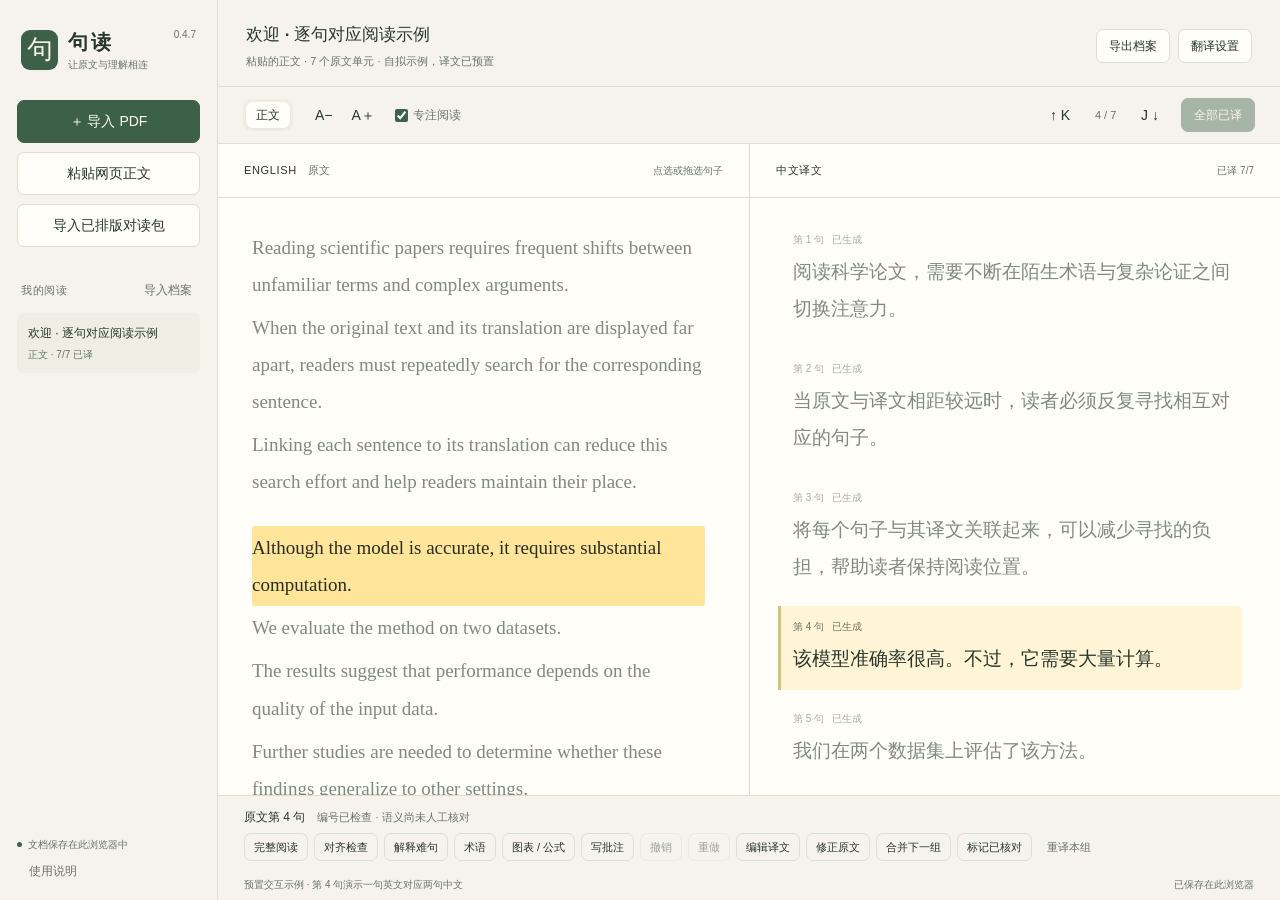
<file: index.html>
<!doctype html>
<html lang="zh-CN" data-theme="paper">
<head>
  <meta charset="utf-8">
  <meta name="viewport" content="width=device-width,initial-scale=1">
  <meta name="color-scheme" content="light dark">
  <title>句读 · 双语论文阅读器</title>
  <link rel="icon" href="data:image/svg+xml,%3Csvg xmlns='http://www.w3.org/2000/svg' viewBox='0 0 64 64'%3E%3Crect width='64' height='64' rx='16' fill='%233a5c45'/%3E%3Ctext x='32' y='45' text-anchor='middle' font-size='44' fill='%23fff7de'%3E句%3C/text%3E%3C/svg%3E">
  <link rel="stylesheet" href="vendor/pdf_viewer.css">
  <link rel="stylesheet" href="styles.css">
</head>
<body>
  <div class="app-shell">
    <aside class="sidebar" aria-label="论文库">
      <div class="brand"><span class="brand-mark">句</span><div><strong>句读</strong><span>让原文与理解相连</span></div><span class="version">0.4.7</span></div>
      <div class="import-buttons">
        <button class="primary" id="import-pdf">＋ 导入 PDF</button>
        <button id="import-text">粘贴网页正文</button>
        <button id="import-paired">导入已排版对读包</button>
      </div>
      <div class="library-heading"><span>我的阅读</span><button class="text-button" id="import-project">导入档案</button></div>
      <nav id="library" aria-label="已保存的论文"></nav>
      <div class="sidebar-bottom"><span class="local-dot"></span>文档保存在此浏览器中<button class="text-button" id="show-help">使用说明</button></div>
    </aside>
    <main class="main">
      <header class="topbar">
        <div class="document-title"><h1 id="paper-title">句读</h1><div id="paper-meta"></div></div>
        <div class="top-actions"><button id="compact-pdf" class="compact-import">导入 PDF</button><button id="compact-text" class="compact-import">粘贴正文</button><button id="compact-paired" class="compact-import">导入对读包</button><button id="export-project">导出档案</button><button id="open-settings">翻译设置</button></div>
      </header>
      <select id="mobile-library" aria-label="切换论文"></select>
      <div class="error-banner" id="error-banner" role="alert" hidden><span id="error-message"></span><button class="text-button" id="dismiss-error">关闭</button></div>
      <div class="reading-toolbar">
        <div class="view-switch" aria-label="原文显示方式"><button id="view-text" class="selected" aria-pressed="true">正文</button><button id="view-pdf" aria-pressed="false" hidden>PDF 原版</button></div>
        <div class="reading-tools"><button id="font-minus" aria-label="减小正文字号">A−</button><button id="font-plus" aria-label="增大正文字号">A＋</button><label><input type="checkbox" id="focus-mode">专注阅读</label></div>
        <div class="sentence-nav"><button id="previous-sentence" aria-label="上一句，快捷键 K">↑ K</button><span id="position-label"></span><button id="next-sentence" aria-label="下一句，快捷键 J">J ↓</button></div>
        <button class="primary" id="translate">翻译未完成部分</button><button id="stop-translate" hidden>完成本批后停止</button>
      </div>
      <div class="reading-workspace" id="reading-workspace"><div class="reading-panes" id="reading-panes">
        <section class="pane source-pane" aria-label="英文原文">
          <header class="pane-header"><span>ENGLISH <em>原文</em></span><span class="pane-hint">点选或拖选句子</span></header>
          <div class="pdf-toolbar" id="pdf-navigation" hidden>
            <div class="pdf-page-controls"><button id="previous-page" aria-label="上一页">‹</button><label><input type="number" id="page-number" min="1" value="1" aria-label="PDF 页码"><span id="page-total"></span></label><button id="next-page" aria-label="下一页">›</button></div>
            <div class="pdf-zoom-controls" role="group" aria-label="原文缩放"><span>原文缩放</span><button id="pdf-zoom-out" aria-label="缩小原文">−</button><select id="pdf-zoom" aria-label="原文放大比例"></select><button id="pdf-zoom-in" aria-label="放大原文">＋</button><button id="pdf-zoom-fit" aria-label="原文恢复适宽">适宽</button></div>
          </div>
          <div id="source-layout-note" class="layout-note" hidden>英文原版 · 连续滚动 · ↑ ↓ 逐句阅读</div>
          <div id="source-scroll" class="pane-scroll"><div id="source-text" lang="en"></div><div id="pdf-container" hidden></div></div>
        </section>
        <section class="pane translation-pane" aria-label="中文译文">
          <header class="pane-header"><span>中文译文</span><div id="target-view-switch" class="view-switch" aria-label="译文显示方式" hidden><button id="target-view-text" aria-pressed="false">逐句</button><button id="target-view-reader" aria-pressed="false">舒展阅读</button><button id="target-view-layout" aria-pressed="true" class="selected">论文版式</button></div><span id="translation-summary" class="pane-hint"></span></header>
          <div class="pdf-toolbar" id="target-pdf-navigation" hidden><div class="pdf-zoom-controls" role="group" aria-label="译文缩放"><span>译文缩放</span><button id="target-pdf-zoom-out" aria-label="缩小译文">−</button><select id="target-pdf-zoom" aria-label="译文放大比例"></select><button id="target-pdf-zoom-in" aria-label="放大译文">＋</button><button id="target-pdf-zoom-fit" aria-label="译文恢复适宽">适宽</button></div></div>
          <div id="layout-note" class="layout-note" hidden><span id="layout-status">译文按原位排布 · 图表与公式保留</span><button id="layout-read" class="text-button">完整阅读 →</button></div>
          <div id="target-scroll" class="pane-scroll"><div id="target-text" lang="zh-CN"></div><div id="translated-pdf-container" hidden></div></div>
        </section>
      </div><aside id="reader-desk" class="reader-desk" aria-label="阅读助手" hidden>
        <header class="desk-heading"><strong id="desk-title">完整阅读</strong><div><button id="desk-expand" title="展开阅读区" aria-label="展开阅读区">⤢</button><button id="desk-close" aria-label="关闭阅读区">×</button></div></header>
        <nav id="desk-tabs" aria-label="阅读助手功能"></nav>
        <label class="desk-width">阅读区宽度<input id="desk-width" type="range" min="320" max="720" value="420" aria-label="阅读区宽度"></label>
        <div id="desk-body" class="desk-body"></div>
      </aside></div>
      <footer class="selection-bar">
        <div class="selection-description"><strong id="selection-label"></strong><span id="selection-note"></span></div>
        <div class="selection-actions"><button id="open-reading">完整阅读</button><button id="open-alignment">对齐检查</button><button id="open-explain">解释难句</button><button id="open-terms">术语</button><button id="open-references">图表 / 公式</button><button id="open-notes">写批注</button><button id="undo-edit" disabled>撤销</button><button id="redo-edit" disabled>重做</button><button id="edit-translation">编辑译文</button><button id="correct-source">修正原文</button><button id="merge-next">合并下一组</button><button id="split-group" hidden>按原文拆分</button><button id="review-group">标记已核对</button><button class="text-button" id="retranslate-group">重译本组</button></div>
      </footer>
      <div class="statusbar"><span id="activity" role="status" aria-live="polite">准备就绪</span><span id="save-state">保存在此浏览器</span></div>
    </main>
  </div>

  <input type="file" id="pdf-file" accept="application/pdf,.pdf" hidden>
  <input type="file" id="project-file" accept="application/json,.json" hidden>
  <input type="file" id="paired-files" accept="application/pdf,application/json,.pdf,.json" multiple hidden>

  <dialog id="paired-dialog" aria-labelledby="paired-title"><div class="dialog-heading"><h2 id="paired-title">导入已排版对读包</h2><button class="close-dialog" aria-label="关闭">×</button></div>
    <p>原文与中文 PDF 会按文件中的原始版式显示，点击任一侧的对应区域即可联动高亮。</p>
    <p class="muted">同时选择一个包中的文件：</p>
    <ul class="help-steps"><li>SideBySide 格式：英文 PDF、中文 PDF、alignment.json。</li><li>Zotero Bilingual 格式：双语 PDF、对应的 .map.json。中文在左或右均可。</li></ul>
    <p class="muted">可使用 PDF2zh／BabelDOC 等工具生成中文 PDF，再配合句子坐标映射。只有两份 PDF 时暂不能自动建立对应关系。导入过程在本机完成，不调用翻译服务。</p>
    <p class="muted">排好版的 PDF 可阅读、重新配对、核对和导出。统一术语时更新舒展阅读中的文字；原 PDF 保留原样。</p>
    <div class="dialog-actions"><button id="open-layout-demo">打开版式演示</button><button class="close-dialog">取消</button><button id="choose-paired" class="primary">选择 PDF 和映射文件</button></div>
  </dialog>

  <dialog id="text-dialog">
    <form id="text-form"><div class="dialog-heading"><h2>粘贴网页正文</h2><button type="button" class="close-dialog" aria-label="关闭">×</button></div>
      <p class="muted">从论文网页复制英文正文。段落之间保留空行，公式可原样粘贴。</p>
      <label class="field">论文标题<input id="text-title" placeholder="例如：论文名称"></label>
      <label class="field">英文正文<textarea id="text-input" rows="11" required placeholder="Paste the English text here…" spellcheck="false"></textarea></label>
      <div class="dialog-actions"><button type="button" class="close-dialog">取消</button><button type="submit" class="primary">开始阅读</button></div>
    </form>
  </dialog>

  <dialog id="settings-dialog">
    <form id="settings-form"><div class="dialog-heading"><h2>翻译设置</h2><button type="button" class="close-dialog" aria-label="关闭">×</button></div>
      <p class="muted">点击翻译或难句解释时，将相应句子及相邻上下文发送到你填写的服务。选用本地模型时，文本留在本机。</p>
      <label class="field">接口协议<select id="setting-protocol"><option value="compatible">兼容 Chat Completions 的接口</option><option value="ollama">Ollama 原生接口</option></select></label>
      <label class="field">服务地址<input id="setting-url" type="url" placeholder="https://你的服务地址/v1" required spellcheck="false"><small>可填写基础地址或完整的 /chat/completions 地址。</small></label>
      <label class="field">API 密钥<input id="setting-key" type="password" autocomplete="off" placeholder="本地服务通常可以留空"><small>密钥只在当前页面内存中保留，刷新后需要重新填写，不写入档案。</small></label>
      <div class="field"><label for="setting-model">模型名称</label>
        <div class="model-controls"><div class="model-value"><select id="setting-model-list" aria-label="从列表选择模型" hidden></select><input id="setting-model" placeholder="读取列表后选择，或手动输入模型名称" required spellcheck="false" aria-describedby="model-list-status"></div><button type="button" id="load-models">读取模型列表</button></div>
        <input id="setting-model-filter" type="search" placeholder="搜索模型名称…" aria-label="搜索模型" autocomplete="off" spellcheck="false" hidden>
        <small id="model-list-status" role="status">填写服务地址与密钥后读取；本地服务通常无需密钥。</small>
      </div>
      <label class="field">研究领域 / 术语约定（可选）<textarea id="setting-domain" rows="2" placeholder="例如：机械视觉；assembly 译为装配，pose 译为位姿。"></textarea></label>
      <div class="settings-row"><label class="field">每批原文单元<select id="setting-batch"><option value="4">4（适合较小的本地模型）</option><option value="8">8</option><option value="12">12</option><option value="20">20</option></select></label><label class="field">阅读外观<select id="setting-theme"><option value="paper">纸张</option><option value="light">明亮</option><option value="dark">夜间</option></select></label></div>
      <div id="connection-result" class="connection-result" role="status"></div>
      <div class="dialog-actions"><button type="button" id="test-connection">测试连接（少量用量）</button><button type="submit" class="primary">保存设置</button></div>
    </form>
  </dialog>

  <dialog id="edit-dialog"><form id="edit-form"><div class="dialog-heading"><h2 id="edit-title">编辑译文</h2><button type="button" class="close-dialog" aria-label="关闭">×</button></div><div id="edit-source" class="source-excerpt"></div><div id="edit-fields"></div><label class="review-check" id="edit-reviewed-row"><input type="checkbox" id="edit-reviewed">我已核对原文和译文</label><div class="dialog-actions"><button type="button" class="close-dialog">取消</button><button type="submit" class="primary">保存</button></div></form></dialog>

  <dialog id="help-dialog"><div class="dialog-heading"><h2>从一篇论文开始</h2><button class="close-dialog" aria-label="关闭">×</button></div>
    <ol class="help-steps"><li>导入可选中文字的 PDF，或粘贴论文网页正文。</li><li>先检查英文识别顺序；PDF 可切换原版和正文。选中有误的单元，用“修正原文”修改。</li><li>在翻译设置填写你的服务地址和模型，再翻译未完成部分。支持分批暂停与续译。</li><li>PDF 右侧可选“论文版式”，中文按原来的栏位、标题和段落位置排布，图表、公式和较短的图内标签保留原样。未翻译区域显示英文；原栏位放不下时，点击句子可在可调宽的阅读区看完整译文；选择“舒展阅读”可自然换行连续读全文。跨栏或跨页的句组不按标点硬拆，可展开阅读整组译文。</li><li>点选或拖选英文，中文对应句组同步高亮；点击中文可反向定位。PDF 两侧均可连续滚动，点击对应句子时定位另一侧；页码可直接跳转。按 ↓ / → / J 下一句、↑ / ← / K 上一句，或 Alt+↓ / Alt+↑，在输入框和弹窗中不会触发切句。原文和译文各有独立缩放按钮，可分别调节到 300%，点“适宽”恢复；放大后可横向滚动。“专注阅读”会淡化两侧其余内容；“完整阅读”支持调宽和展开。</li><li>使用“对齐检查”查看漏译、数值及已有警告；可重新配对、合并、拆分，并用撤销 / 重做或 Ctrl+Z / Ctrl+Shift+Z 恢复。已排版 PDF 可以重配已有片段。核对后可做确认标记。</li><li>“解释难句”会调用你配置的模型，结合相邻上下文解释结构、术语与作者意图，每条附原文依据。AI 解释仍需核对。</li><li>“术语”支持悬停释义、自定义本文含义、统一现有译法和个人词库导入 / 导出。“图表 / 公式”可按编号展开原页，关闭后回到当前句。“写批注”自动关联中英文，可导出带原句、译文、页码的笔记。</li><li>阅读位置和文档自动保存在此浏览器。定期导出档案，换浏览器或清理数据前尤其如此。</li></ol>
    <p class="muted">第一版不支持扫描件 OCR、网页网址直接抓取或短语级精准对齐。复杂表格与公式附近的识别结果需要检查。“已生成”表示编号检查通过，不代表语义已经核对。</p>
      <div class="dialog-actions"><button type="button" class="close-dialog primary">开始</button></div>
  </dialog>
  <div id="toast" class="toast" role="status" hidden></div>
  <script type="module" src="app.mjs"></script>
</body>
</html>
</file>
<file: vendor/pdf_viewer.css>
/* Copyright 2014 Mozilla Foundation
 *
 * Licensed under the Apache License, Version 2.0 (the "License");
 * you may not use this file except in compliance with the License.
 * You may obtain a copy of the License at
 *
 *     http://www.apache.org/licenses/LICENSE-2.0
 *
 * Unless required by applicable law or agreed to in writing, software
 * distributed under the License is distributed on an "AS IS" BASIS,
 * WITHOUT WARRANTIES OR CONDITIONS OF ANY KIND, either express or implied.
 * See the License for the specific language governing permissions and
 * limitations under the License.
 */

.messageBar{
  --closing-button-icon:url(images/messageBar_closingButton.svg);
  --message-bar-close-button-color:var(--text-primary-color);
  --message-bar-close-button-color-hover:var(--text-primary-color);
  --message-bar-close-button-border-radius:4px;
  --message-bar-close-button-border:none;
  --message-bar-close-button-hover-bg-color:rgb(21 20 26 / 0.14);
  --message-bar-close-button-active-bg-color:rgb(21 20 26 / 0.21);
  --message-bar-close-button-focus-bg-color:rgb(21 20 26 / 0.07);
}

@media (prefers-color-scheme: dark){

.messageBar{
    --message-bar-close-button-hover-bg-color:rgb(251 251 254 / 0.14);
    --message-bar-close-button-active-bg-color:rgb(251 251 254 / 0.21);
    --message-bar-close-button-focus-bg-color:rgb(251 251 254 / 0.07);
}
  }

@media screen and (forced-colors: active){

.messageBar{
    --message-bar-close-button-color:ButtonText;
    --message-bar-close-button-border:1px solid ButtonText;
    --message-bar-close-button-hover-bg-color:ButtonText;
    --message-bar-close-button-active-bg-color:ButtonText;
    --message-bar-close-button-focus-bg-color:ButtonText;
    --message-bar-close-button-color-hover:HighlightText;
}
  }

.messageBar{

  display:flex;
  position:relative;
  padding:8px 8px 8px 16px;
  flex-direction:column;
  justify-content:center;
  align-items:center;
  gap:8px;
  -webkit-user-select:none;
     -moz-user-select:none;
          user-select:none;

  border-radius:4px;

  border:1px solid var(--message-bar-border-color);
  background:var(--message-bar-bg-color);
  color:var(--message-bar-fg-color);
}

.messageBar  > div{
    display:flex;
    align-items:flex-start;
    gap:8px;
    align-self:stretch;
  }

:is(.messageBar > div)::before{
      content:"";
      display:inline-block;
      width:16px;
      height:16px;
      -webkit-mask-image:var(--message-bar-icon);
              mask-image:var(--message-bar-icon);
      -webkit-mask-size:cover;
              mask-size:cover;
      background-color:var(--message-bar-icon-color);
      flex-shrink:0;
    }

.messageBar button{
    cursor:pointer;
  }

:is(.messageBar button):focus-visible{
      outline:var(--focus-ring-outline);
      outline-offset:2px;
    }

.messageBar .closeButton{
    width:32px;
    height:32px;
    background:none;
    border-radius:var(--message-bar-close-button-border-radius);
    border:var(--message-bar-close-button-border);

    display:flex;
    align-items:center;
    justify-content:center;
  }

:is(.messageBar .closeButton)::before{
      content:"";
      display:inline-block;
      width:16px;
      height:16px;
      -webkit-mask-image:var(--closing-button-icon);
              mask-image:var(--closing-button-icon);
      -webkit-mask-size:cover;
              mask-size:cover;
      background-color:var(--message-bar-close-button-color);
    }

:is(.messageBar .closeButton):is(:hover,:active,:focus)::before{
      background-color:var(--message-bar-close-button-color-hover);
    }

:is(.messageBar .closeButton):hover{
      background-color:var(--message-bar-close-button-hover-bg-color);
    }

:is(.messageBar .closeButton):active{
      background-color:var(--message-bar-close-button-active-bg-color);
    }

:is(.messageBar .closeButton):focus{
      background-color:var(--message-bar-close-button-focus-bg-color);
    }

:is(.messageBar .closeButton)  > span{
      display:inline-block;
      width:0;
      height:0;
      overflow:hidden;
    }

#editorUndoBar{
  --text-primary-color:#15141a;

  --message-bar-icon:url(images/secondaryToolbarButton-documentProperties.svg);
  --message-bar-icon-color:#0060df;
  --message-bar-bg-color:#deeafc;
  --message-bar-fg-color:var(--text-primary-color);
  --message-bar-border-color:rgb(0 0 0 / 0.08);

  --undo-button-bg-color:rgb(21 20 26 / 0.07);
  --undo-button-bg-color-hover:rgb(21 20 26 / 0.14);
  --undo-button-bg-color-active:rgb(21 20 26 / 0.21);

  --undo-button-fg-color:var(--message-bar-fg-color);
  --undo-button-fg-color-hover:var(--undo-button-fg-color);
  --undo-button-fg-color-active:var(--undo-button-fg-color);

  --focus-ring-color:#0060df;
  --focus-ring-outline:2px solid var(--focus-ring-color);
}

@media (prefers-color-scheme: dark){

#editorUndoBar{
    --text-primary-color:#fbfbfe;

    --message-bar-icon-color:#73a7f3;
    --message-bar-bg-color:#003070;
    --message-bar-border-color:rgb(255 255 255 / 0.08);

    --undo-button-bg-color:rgb(255 255 255 / 0.08);
    --undo-button-bg-color-hover:rgb(255 255 255 / 0.14);
    --undo-button-bg-color-active:rgb(255 255 255 / 0.21);
}
  }

@media screen and (forced-colors: active){

#editorUndoBar{
    --text-primary-color:CanvasText;

    --message-bar-icon-color:CanvasText;
    --message-bar-bg-color:Canvas;
    --message-bar-border-color:CanvasText;

    --undo-button-bg-color:ButtonText;
    --undo-button-bg-color-hover:SelectedItem;
    --undo-button-bg-color-active:SelectedItem;

    --undo-button-fg-color:ButtonFace;
    --undo-button-fg-color-hover:SelectedItemText;
    --undo-button-fg-color-active:SelectedItemText;

    --focus-ring-color:CanvasText;
}
  }

#editorUndoBar{

  position:fixed;
  top:50px;
  left:50%;
  transform:translateX(-50%);
  z-index:10;

  padding-block:8px;
  padding-inline:16px 8px;

  font:menu;
  font-size:15px;

  cursor:default;
}

#editorUndoBar button{
    cursor:pointer;
  }

#editorUndoBar #editorUndoBarUndoButton{
    border-radius:4px;
    font-weight:590;
    line-height:19.5px;
    color:var(--undo-button-fg-color);
    border:none;
    padding:4px 16px;
    margin-inline-start:8px;
    height:32px;

    background-color:var(--undo-button-bg-color);
  }

:is(#editorUndoBar #editorUndoBarUndoButton):hover{
      background-color:var(--undo-button-bg-color-hover);
      color:var(--undo-button-fg-color-hover);
    }

:is(#editorUndoBar #editorUndoBarUndoButton):active{
      background-color:var(--undo-button-bg-color-active);
      color:var(--undo-button-fg-color-active);
    }

#editorUndoBar  > div{
    align-items:center;
  }

.dialog{
  --dialog-bg-color:white;
  --dialog-border-color:white;
  --dialog-shadow:0 2px 14px 0 rgb(58 57 68 / 0.2);
  --text-primary-color:#15141a;
  --text-secondary-color:#5b5b66;
  --hover-filter:brightness(0.9);
  --focus-ring-color:#0060df;
  --focus-ring-outline:2px solid var(--focus-ring-color);
  --link-fg-color:#0060df;
  --link-hover-fg-color:#0250bb;
  --separator-color:#f0f0f4;

  --textarea-border-color:#8f8f9d;
  --textarea-bg-color:white;
  --textarea-fg-color:var(--text-secondary-color);

  --radio-bg-color:#f0f0f4;
  --radio-checked-bg-color:#fbfbfe;
  --radio-border-color:#8f8f9d;
  --radio-checked-border-color:#0060df;

  --button-secondary-bg-color:#f0f0f4;
  --button-secondary-fg-color:var(--text-primary-color);
  --button-secondary-border-color:var(--button-secondary-bg-color);
  --button-secondary-hover-bg-color:var(--button-secondary-bg-color);
  --button-secondary-hover-fg-color:var(--button-secondary-fg-color);
  --button-secondary-hover-border-color:var(--button-secondary-hover-bg-color);

  --button-primary-bg-color:#0060df;
  --button-primary-fg-color:#fbfbfe;
  --button-primary-border-color:var(--button-primary-bg-color);
  --button-primary-hover-bg-color:var(--button-primary-bg-color);
  --button-primary-hover-fg-color:var(--button-primary-fg-color);
  --button-primary-hover-border-color:var(--button-primary-hover-bg-color);
}

@media (prefers-color-scheme: dark){

.dialog{
    --dialog-bg-color:#1c1b22;
    --dialog-border-color:#1c1b22;
    --dialog-shadow:0 2px 14px 0 #15141a;
    --text-primary-color:#fbfbfe;
    --text-secondary-color:#cfcfd8;
    --focus-ring-color:#0df;
    --hover-filter:brightness(1.4);
    --link-fg-color:#0df;
    --link-hover-fg-color:#80ebff;
    --separator-color:#52525e;

    --textarea-bg-color:#42414d;

    --radio-bg-color:#2b2a33;
    --radio-checked-bg-color:#15141a;
    --radio-checked-border-color:#0df;

    --button-secondary-bg-color:#2b2a33;
    --button-primary-bg-color:#0df;
    --button-primary-fg-color:#15141a;
}
  }

@media screen and (forced-colors: active){

.dialog{
    --dialog-bg-color:Canvas;
    --dialog-border-color:CanvasText;
    --dialog-shadow:none;
    --text-primary-color:CanvasText;
    --text-secondary-color:CanvasText;
    --hover-filter:none;
    --focus-ring-color:ButtonBorder;
    --link-fg-color:LinkText;
    --link-hover-fg-color:LinkText;
    --separator-color:CanvasText;

    --textarea-border-color:ButtonBorder;
    --textarea-bg-color:Field;
    --textarea-fg-color:ButtonText;

    --radio-bg-color:ButtonFace;
    --radio-checked-bg-color:ButtonFace;
    --radio-border-color:ButtonText;
    --radio-checked-border-color:ButtonText;

    --button-secondary-bg-color:ButtonFace;
    --button-secondary-fg-color:ButtonText;
    --button-secondary-border-color:ButtonText;
    --button-secondary-hover-bg-color:AccentColor;
    --button-secondary-hover-fg-color:AccentColorText;

    --button-primary-bg-color:ButtonText;
    --button-primary-fg-color:ButtonFace;
    --button-primary-hover-bg-color:AccentColor;
    --button-primary-hover-fg-color:AccentColorText;
}
  }

.dialog{

  font:message-box;
  font-size:13px;
  font-weight:400;
  line-height:150%;
  border-radius:4px;
  padding:12px 16px;
  border:1px solid var(--dialog-border-color);
  background:var(--dialog-bg-color);
  color:var(--text-primary-color);
  box-shadow:var(--dialog-shadow);
}

:is(.dialog .mainContainer) *:focus-visible{
      outline:var(--focus-ring-outline);
      outline-offset:2px;
    }

:is(.dialog .mainContainer) .title{
      display:flex;
      width:auto;
      flex-direction:column;
      justify-content:flex-end;
      align-items:flex-start;
      gap:12px;
    }

:is(:is(.dialog .mainContainer) .title)  > span{
        font-size:13px;
        font-style:normal;
        font-weight:590;
        line-height:150%;
      }

:is(.dialog .mainContainer) .dialogSeparator{
      width:100%;
      height:0;
      margin-block:4px;
      border-top:1px solid var(--separator-color);
      border-bottom:none;
    }

:is(.dialog .mainContainer) .dialogButtonsGroup{
      display:flex;
      gap:12px;
      align-self:flex-end;
    }

:is(.dialog .mainContainer) .radio{
      display:flex;
      flex-direction:column;
      align-items:flex-start;
      gap:4px;
    }

:is(:is(.dialog .mainContainer) .radio)  > .radioButton{
        display:flex;
        gap:8px;
        align-self:stretch;
        align-items:center;
      }

:is(:is(:is(.dialog .mainContainer) .radio) > .radioButton) input{
          -webkit-appearance:none;
             -moz-appearance:none;
                  appearance:none;
          box-sizing:border-box;
          width:16px;
          height:16px;
          border-radius:50%;
          background-color:var(--radio-bg-color);
          border:1px solid var(--radio-border-color);
        }

:is(:is(:is(:is(.dialog .mainContainer) .radio) > .radioButton) input):hover{
            filter:var(--hover-filter);
          }

:is(:is(:is(:is(.dialog .mainContainer) .radio) > .radioButton) input):checked{
            background-color:var(--radio-checked-bg-color);
            border:4px solid var(--radio-checked-border-color);
          }

:is(:is(.dialog .mainContainer) .radio)  > .radioLabel{
        display:flex;
        padding-inline-start:24px;
        align-items:flex-start;
        gap:10px;
        align-self:stretch;
      }

:is(:is(:is(.dialog .mainContainer) .radio) > .radioLabel)  > span{
          flex:1 0 0;
          font-size:11px;
          color:var(--text-secondary-color);
        }

:is(.dialog .mainContainer) button:not(:is(.toggle-button,.closeButton)){
      border-radius:4px;
      border:1px solid;
      font:menu;
      font-weight:600;
      padding:4px 16px;
      width:auto;
      height:32px;
    }

:is(:is(.dialog .mainContainer) button:not(:is(.toggle-button,.closeButton))):hover{
        cursor:pointer;
        filter:var(--hover-filter);
      }

.secondaryButton:is(:is(.dialog .mainContainer) button:not(:is(.toggle-button,.closeButton))){
        color:var(--button-secondary-fg-color);
        background-color:var(--button-secondary-bg-color);
        border-color:var(--button-secondary-border-color);
      }

.secondaryButton:is(:is(.dialog .mainContainer) button:not(:is(.toggle-button,.closeButton))):hover{
          color:var(--button-secondary-hover-fg-color);
          background-color:var(--button-secondary-hover-bg-color);
          border-color:var(--button-secondary-hover-border-color);
        }

.primaryButton:is(:is(.dialog .mainContainer) button:not(:is(.toggle-button,.closeButton))){
        color:var(--button-primary-fg-color);
        background-color:var(--button-primary-bg-color);
        border-color:var(--button-primary-border-color);
        opacity:1;
      }

.primaryButton:is(:is(.dialog .mainContainer) button:not(:is(.toggle-button,.closeButton))):hover{
          color:var(--button-primary-hover-fg-color);
          background-color:var(--button-primary-hover-bg-color);
          border-color:var(--button-primary-hover-border-color);
        }

:is(.dialog .mainContainer) a{
      color:var(--link-fg-color);
    }

:is(:is(.dialog .mainContainer) a):hover{
        color:var(--link-hover-fg-color);
      }

:is(.dialog .mainContainer) textarea{
      font:inherit;
      padding:8px;
      resize:none;
      margin:0;
      box-sizing:border-box;
      border-radius:4px;
      border:1px solid var(--textarea-border-color);
      background:var(--textarea-bg-color);
      color:var(--textarea-fg-color);
    }

:is(:is(.dialog .mainContainer) textarea):focus{
        outline-offset:0;
        border-color:transparent;
      }

:is(:is(.dialog .mainContainer) textarea):disabled{
        pointer-events:none;
        opacity:0.4;
      }

:is(.dialog .mainContainer) .messageBar{
      --message-bar-bg-color:#ffebcd;
      --message-bar-fg-color:#15141a;
      --message-bar-border-color:rgb(0 0 0 / 0.08);
      --message-bar-icon:url(images/messageBar_warning.svg);
      --message-bar-icon-color:#cd411e;
    }

@media (prefers-color-scheme: dark){

:is(.dialog .mainContainer) .messageBar{
        --message-bar-bg-color:#5a3100;
        --message-bar-fg-color:#fbfbfe;
        --message-bar-border-color:rgb(255 255 255 / 0.08);
        --message-bar-icon-color:#e49c49;
    }
      }

@media screen and (forced-colors: active){

:is(.dialog .mainContainer) .messageBar{
        --message-bar-bg-color:HighlightText;
        --message-bar-fg-color:CanvasText;
        --message-bar-border-color:CanvasText;
        --message-bar-icon-color:CanvasText;
    }
      }

:is(.dialog .mainContainer) .messageBar{

      align-self:stretch;
    }

:is(:is(:is(.dialog .mainContainer) .messageBar) > div)::before,:is(:is(:is(.dialog .mainContainer) .messageBar) > div)  > div{
          margin-block:4px;
        }

:is(:is(:is(.dialog .mainContainer) .messageBar) > div)  > div{
          display:flex;
          flex-direction:column;
          align-items:flex-start;
          gap:8px;
          flex:1 0 0;
        }

:is(:is(:is(:is(.dialog .mainContainer) .messageBar) > div) > div) .title{
            font-size:13px;
            font-weight:590;
          }

:is(:is(:is(:is(.dialog .mainContainer) .messageBar) > div) > div) .description{
            font-size:13px;
          }

:is(.dialog .mainContainer) .toggler{
      display:flex;
      align-items:center;
      gap:8px;
      align-self:stretch;
    }

:is(:is(.dialog .mainContainer) .toggler)  > .togglerLabel{
        -webkit-user-select:none;
           -moz-user-select:none;
                user-select:none;
      }

.textLayer{
  position:absolute;
  text-align:initial;
  inset:0;
  overflow:clip;
  opacity:1;
  line-height:1;
  -webkit-text-size-adjust:none;
     -moz-text-size-adjust:none;
          text-size-adjust:none;
  forced-color-adjust:none;
  transform-origin:0 0;
  caret-color:CanvasText;
  z-index:0;
}

.textLayer.highlighting{
    touch-action:none;
  }

.textLayer :is(span,br){
    color:transparent;
    position:absolute;
    white-space:pre;
    cursor:text;
    transform-origin:0% 0%;
  }

.textLayer  > :not(.markedContent),.textLayer .markedContent span:not(.markedContent){
    z-index:1;
  }

.textLayer span.markedContent{
    top:0;
    height:0;
  }

.textLayer span[role="img"]{
    -webkit-user-select:none;
       -moz-user-select:none;
            user-select:none;
    cursor:default;
  }

.textLayer .highlight{
    --highlight-bg-color:rgb(180 0 170 / 0.25);
    --highlight-selected-bg-color:rgb(0 100 0 / 0.25);
    --highlight-backdrop-filter:none;
    --highlight-selected-backdrop-filter:none;
  }

@media screen and (forced-colors: active){

.textLayer .highlight{
      --highlight-bg-color:transparent;
      --highlight-selected-bg-color:transparent;
      --highlight-backdrop-filter:var(--hcm-highlight-filter);
      --highlight-selected-backdrop-filter:var(
        --hcm-highlight-selected-filter
      );
  }
    }

.textLayer .highlight{

    margin:-1px;
    padding:1px;
    background-color:var(--highlight-bg-color);
    -webkit-backdrop-filter:var(--highlight-backdrop-filter);
            backdrop-filter:var(--highlight-backdrop-filter);
    border-radius:4px;
  }

.appended:is(.textLayer .highlight){
      position:initial;
    }

.begin:is(.textLayer .highlight){
      border-radius:4px 0 0 4px;
    }

.end:is(.textLayer .highlight){
      border-radius:0 4px 4px 0;
    }

.middle:is(.textLayer .highlight){
      border-radius:0;
    }

.selected:is(.textLayer .highlight){
      background-color:var(--highlight-selected-bg-color);
      -webkit-backdrop-filter:var(--highlight-selected-backdrop-filter);
              backdrop-filter:var(--highlight-selected-backdrop-filter);
    }

.textLayer ::-moz-selection{
    background:rgba(0 0 255 / 0.25);
    background:color-mix(in srgb, AccentColor, transparent 75%);
  }

.textLayer ::selection{
    background:rgba(0 0 255 / 0.25);
    background:color-mix(in srgb, AccentColor, transparent 75%);
  }

.textLayer br::-moz-selection{
    background:transparent;
  }

.textLayer br::selection{
    background:transparent;
  }

.textLayer .endOfContent{
    display:block;
    position:absolute;
    inset:100% 0 0;
    z-index:0;
    cursor:default;
    -webkit-user-select:none;
       -moz-user-select:none;
            user-select:none;
  }

.textLayer.selecting .endOfContent{
    top:0;
  }

.annotationLayer{
  --annotation-unfocused-field-background:url("data:image/svg+xml;charset=UTF-8,<svg width='1px' height='1px' xmlns='http://www.w3.org/2000/svg'><rect width='100%' height='100%' style='fill:rgba(0, 54, 255, 0.13);'/></svg>");
  --input-focus-border-color:Highlight;
  --input-focus-outline:1px solid Canvas;
  --input-unfocused-border-color:transparent;
  --input-disabled-border-color:transparent;
  --input-hover-border-color:black;
  --link-outline:none;
}

@media screen and (forced-colors: active){

.annotationLayer{
    --input-focus-border-color:CanvasText;
    --input-unfocused-border-color:ActiveText;
    --input-disabled-border-color:GrayText;
    --input-hover-border-color:Highlight;
    --link-outline:1.5px solid LinkText;
}

    .annotationLayer .textWidgetAnnotation :is(input,textarea):required,.annotationLayer .choiceWidgetAnnotation select:required,.annotationLayer .buttonWidgetAnnotation:is(.checkBox,.radioButton) input:required{
      outline:1.5px solid selectedItem;
    }

    .annotationLayer .linkAnnotation{
      outline:var(--link-outline);
    }

      :is(.annotationLayer .linkAnnotation):hover{
        -webkit-backdrop-filter:var(--hcm-highlight-filter);
                backdrop-filter:var(--hcm-highlight-filter);
      }

      :is(.annotationLayer .linkAnnotation) > a:hover{
        opacity:0 !important;
        background:none !important;
        box-shadow:none;
      }

    .annotationLayer .popupAnnotation .popup{
      outline:calc(1.5px * var(--scale-factor)) solid CanvasText !important;
      background-color:ButtonFace !important;
      color:ButtonText !important;
    }

    .annotationLayer .highlightArea:hover::after{
      position:absolute;
      top:0;
      left:0;
      width:100%;
      height:100%;
      -webkit-backdrop-filter:var(--hcm-highlight-filter);
              backdrop-filter:var(--hcm-highlight-filter);
      content:"";
      pointer-events:none;
    }

    .annotationLayer .popupAnnotation.focused .popup{
      outline:calc(3px * var(--scale-factor)) solid Highlight !important;
    }
  }

.annotationLayer{

  position:absolute;
  top:0;
  left:0;
  pointer-events:none;
  transform-origin:0 0;
}

.annotationLayer[data-main-rotation="90"] .norotate{
    transform:rotate(270deg) translateX(-100%);
  }

.annotationLayer[data-main-rotation="180"] .norotate{
    transform:rotate(180deg) translate(-100%, -100%);
  }

.annotationLayer[data-main-rotation="270"] .norotate{
    transform:rotate(90deg) translateY(-100%);
  }

.annotationLayer.disabled section,.annotationLayer.disabled .popup{
      pointer-events:none;
    }

.annotationLayer .annotationContent{
    position:absolute;
    width:100%;
    height:100%;
    pointer-events:none;
  }

.freetext:is(.annotationLayer .annotationContent){
      background:transparent;
      border:none;
      inset:0;
      overflow:visible;
      white-space:nowrap;
      font:10px sans-serif;
      line-height:1.35;
      -webkit-user-select:none;
         -moz-user-select:none;
              user-select:none;
    }

.annotationLayer section{
    position:absolute;
    text-align:initial;
    pointer-events:auto;
    box-sizing:border-box;
    transform-origin:0 0;
  }

:is(.annotationLayer section):has(div.annotationContent) canvas.annotationContent{
        display:none;
      }

.textLayer.selecting ~ .annotationLayer section{
    pointer-events:none;
  }

.annotationLayer :is(.linkAnnotation,.buttonWidgetAnnotation.pushButton) > a{
    position:absolute;
    font-size:1em;
    top:0;
    left:0;
    width:100%;
    height:100%;
  }

.annotationLayer :is(.linkAnnotation,.buttonWidgetAnnotation.pushButton):not(.hasBorder) > a:hover{
    opacity:0.2;
    background-color:rgb(255 255 0);
    box-shadow:0 2px 10px rgb(255 255 0);
  }

.annotationLayer .linkAnnotation.hasBorder:hover{
    background-color:rgb(255 255 0 / 0.2);
  }

.annotationLayer .hasBorder{
    background-size:100% 100%;
  }

.annotationLayer .textAnnotation img{
    position:absolute;
    cursor:pointer;
    width:100%;
    height:100%;
    top:0;
    left:0;
  }

.annotationLayer .textWidgetAnnotation :is(input,textarea),.annotationLayer .choiceWidgetAnnotation select,.annotationLayer .buttonWidgetAnnotation:is(.checkBox,.radioButton) input{
    background-image:var(--annotation-unfocused-field-background);
    border:2px solid var(--input-unfocused-border-color);
    box-sizing:border-box;
    font:calc(9px * var(--scale-factor)) sans-serif;
    height:100%;
    margin:0;
    vertical-align:top;
    width:100%;
  }

.annotationLayer .textWidgetAnnotation :is(input,textarea):required,.annotationLayer .choiceWidgetAnnotation select:required,.annotationLayer .buttonWidgetAnnotation:is(.checkBox,.radioButton) input:required{
    outline:1.5px solid red;
  }

.annotationLayer .choiceWidgetAnnotation select option{
    padding:0;
  }

.annotationLayer .buttonWidgetAnnotation.radioButton input{
    border-radius:50%;
  }

.annotationLayer .textWidgetAnnotation textarea{
    resize:none;
  }

.annotationLayer .textWidgetAnnotation [disabled]:is(input,textarea),.annotationLayer .choiceWidgetAnnotation select[disabled],.annotationLayer .buttonWidgetAnnotation:is(.checkBox,.radioButton) input[disabled]{
    background:none;
    border:2px solid var(--input-disabled-border-color);
    cursor:not-allowed;
  }

.annotationLayer .textWidgetAnnotation :is(input,textarea):hover,.annotationLayer .choiceWidgetAnnotation select:hover,.annotationLayer .buttonWidgetAnnotation:is(.checkBox,.radioButton) input:hover{
    border:2px solid var(--input-hover-border-color);
  }

.annotationLayer .textWidgetAnnotation :is(input,textarea):hover,.annotationLayer .choiceWidgetAnnotation select:hover,.annotationLayer .buttonWidgetAnnotation.checkBox input:hover{
    border-radius:2px;
  }

.annotationLayer .textWidgetAnnotation :is(input,textarea):focus,.annotationLayer .choiceWidgetAnnotation select:focus{
    background:none;
    border:2px solid var(--input-focus-border-color);
    border-radius:2px;
    outline:var(--input-focus-outline);
  }

.annotationLayer .buttonWidgetAnnotation:is(.checkBox,.radioButton) :focus{
    background-image:none;
    background-color:transparent;
  }

.annotationLayer .buttonWidgetAnnotation.checkBox :focus{
    border:2px solid var(--input-focus-border-color);
    border-radius:2px;
    outline:var(--input-focus-outline);
  }

.annotationLayer .buttonWidgetAnnotation.radioButton :focus{
    border:2px solid var(--input-focus-border-color);
    outline:var(--input-focus-outline);
  }

.annotationLayer .buttonWidgetAnnotation.checkBox input:checked::before,.annotationLayer .buttonWidgetAnnotation.checkBox input:checked::after,.annotationLayer .buttonWidgetAnnotation.radioButton input:checked::before{
    background-color:CanvasText;
    content:"";
    display:block;
    position:absolute;
  }

.annotationLayer .buttonWidgetAnnotation.checkBox input:checked::before,.annotationLayer .buttonWidgetAnnotation.checkBox input:checked::after{
    height:80%;
    left:45%;
    width:1px;
  }

.annotationLayer .buttonWidgetAnnotation.checkBox input:checked::before{
    transform:rotate(45deg);
  }

.annotationLayer .buttonWidgetAnnotation.checkBox input:checked::after{
    transform:rotate(-45deg);
  }

.annotationLayer .buttonWidgetAnnotation.radioButton input:checked::before{
    border-radius:50%;
    height:50%;
    left:25%;
    top:25%;
    width:50%;
  }

.annotationLayer .textWidgetAnnotation input.comb{
    font-family:monospace;
    padding-left:2px;
    padding-right:0;
  }

.annotationLayer .textWidgetAnnotation input.comb:focus{
    width:103%;
  }

.annotationLayer .buttonWidgetAnnotation:is(.checkBox,.radioButton) input{
    -webkit-appearance:none;
       -moz-appearance:none;
            appearance:none;
  }

.annotationLayer .fileAttachmentAnnotation .popupTriggerArea{
    height:100%;
    width:100%;
  }

.annotationLayer .popupAnnotation{
    position:absolute;
    font-size:calc(9px * var(--scale-factor));
    pointer-events:none;
    width:-moz-max-content;
    width:max-content;
    max-width:45%;
    height:auto;
  }

.annotationLayer .popup{
    background-color:rgb(255 255 153);
    box-shadow:0 calc(2px * var(--scale-factor)) calc(5px * var(--scale-factor)) rgb(136 136 136);
    border-radius:calc(2px * var(--scale-factor));
    outline:1.5px solid rgb(255 255 74);
    padding:calc(6px * var(--scale-factor));
    cursor:pointer;
    font:message-box;
    white-space:normal;
    word-wrap:break-word;
    pointer-events:auto;
  }

.annotationLayer .popupAnnotation.focused .popup{
    outline-width:3px;
  }

.annotationLayer .popup *{
    font-size:calc(9px * var(--scale-factor));
  }

.annotationLayer .popup > .header{
    display:inline-block;
  }

.annotationLayer .popup > .header h1{
    display:inline;
  }

.annotationLayer .popup > .header .popupDate{
    display:inline-block;
    margin-left:calc(5px * var(--scale-factor));
    width:-moz-fit-content;
    width:fit-content;
  }

.annotationLayer .popupContent{
    border-top:1px solid rgb(51 51 51);
    margin-top:calc(2px * var(--scale-factor));
    padding-top:calc(2px * var(--scale-factor));
  }

.annotationLayer .richText > *{
    white-space:pre-wrap;
    font-size:calc(9px * var(--scale-factor));
  }

.annotationLayer .popupTriggerArea{
    cursor:pointer;
  }

.annotationLayer section svg{
    position:absolute;
    width:100%;
    height:100%;
    top:0;
    left:0;
  }

.annotationLayer .annotationTextContent{
    position:absolute;
    width:100%;
    height:100%;
    opacity:0;
    color:transparent;
    -webkit-user-select:none;
       -moz-user-select:none;
            user-select:none;
    pointer-events:none;
  }

:is(.annotationLayer .annotationTextContent) span{
      width:100%;
      display:inline-block;
    }

.annotationLayer svg.quadrilateralsContainer{
    contain:strict;
    width:0;
    height:0;
    position:absolute;
    top:0;
    left:0;
    z-index:-1;
  }

:root{
  --xfa-unfocused-field-background:url("data:image/svg+xml;charset=UTF-8,<svg width='1px' height='1px' xmlns='http://www.w3.org/2000/svg'><rect width='100%' height='100%' style='fill:rgba(0, 54, 255, 0.13);'/></svg>");
  --xfa-focus-outline:auto;
}

@media screen and (forced-colors: active){
  :root{
    --xfa-focus-outline:2px solid CanvasText;
  }
  .xfaLayer *:required{
    outline:1.5px solid selectedItem;
  }
}

.xfaLayer{
  background-color:transparent;
}

.xfaLayer .highlight{
  margin:-1px;
  padding:1px;
  background-color:rgb(239 203 237);
  border-radius:4px;
}

.xfaLayer .highlight.appended{
  position:initial;
}

.xfaLayer .highlight.begin{
  border-radius:4px 0 0 4px;
}

.xfaLayer .highlight.end{
  border-radius:0 4px 4px 0;
}

.xfaLayer .highlight.middle{
  border-radius:0;
}

.xfaLayer .highlight.selected{
  background-color:rgb(203 223 203);
}

.xfaPage{
  overflow:hidden;
  position:relative;
}

.xfaContentarea{
  position:absolute;
}

.xfaPrintOnly{
  display:none;
}

.xfaLayer{
  position:absolute;
  text-align:initial;
  top:0;
  left:0;
  transform-origin:0 0;
  line-height:1.2;
}

.xfaLayer *{
  color:inherit;
  font:inherit;
  font-style:inherit;
  font-weight:inherit;
  font-kerning:inherit;
  letter-spacing:-0.01px;
  text-align:inherit;
  text-decoration:inherit;
  box-sizing:border-box;
  background-color:transparent;
  padding:0;
  margin:0;
  pointer-events:auto;
  line-height:inherit;
}

.xfaLayer *:required{
  outline:1.5px solid red;
}

.xfaLayer div,
.xfaLayer svg,
.xfaLayer svg *{
  pointer-events:none;
}

.xfaLayer a{
  color:blue;
}

.xfaRich li{
  margin-left:3em;
}

.xfaFont{
  color:black;
  font-weight:normal;
  font-kerning:none;
  font-size:10px;
  font-style:normal;
  letter-spacing:0;
  text-decoration:none;
  vertical-align:0;
}

.xfaCaption{
  overflow:hidden;
  flex:0 0 auto;
}

.xfaCaptionForCheckButton{
  overflow:hidden;
  flex:1 1 auto;
}

.xfaLabel{
  height:100%;
  width:100%;
}

.xfaLeft{
  display:flex;
  flex-direction:row;
  align-items:center;
}

.xfaRight{
  display:flex;
  flex-direction:row-reverse;
  align-items:center;
}

:is(.xfaLeft, .xfaRight) > :is(.xfaCaption, .xfaCaptionForCheckButton){
  max-height:100%;
}

.xfaTop{
  display:flex;
  flex-direction:column;
  align-items:flex-start;
}

.xfaBottom{
  display:flex;
  flex-direction:column-reverse;
  align-items:flex-start;
}

:is(.xfaTop, .xfaBottom) > :is(.xfaCaption, .xfaCaptionForCheckButton){
  width:100%;
}

.xfaBorder{
  background-color:transparent;
  position:absolute;
  pointer-events:none;
}

.xfaWrapped{
  width:100%;
  height:100%;
}

:is(.xfaTextfield, .xfaSelect):focus{
  background-image:none;
  background-color:transparent;
  outline:var(--xfa-focus-outline);
  outline-offset:-1px;
}

:is(.xfaCheckbox, .xfaRadio):focus{
  outline:var(--xfa-focus-outline);
}

.xfaTextfield,
.xfaSelect{
  height:100%;
  width:100%;
  flex:1 1 auto;
  border:none;
  resize:none;
  background-image:var(--xfa-unfocused-field-background);
}

.xfaSelect{
  padding-inline:2px;
}

:is(.xfaTop, .xfaBottom) > :is(.xfaTextfield, .xfaSelect){
  flex:0 1 auto;
}

.xfaButton{
  cursor:pointer;
  width:100%;
  height:100%;
  border:none;
  text-align:center;
}

.xfaLink{
  width:100%;
  height:100%;
  position:absolute;
  top:0;
  left:0;
}

.xfaCheckbox,
.xfaRadio{
  width:100%;
  height:100%;
  flex:0 0 auto;
  border:none;
}

.xfaRich{
  white-space:pre-wrap;
  width:100%;
  height:100%;
}

.xfaImage{
  -o-object-position:left top;
     object-position:left top;
  -o-object-fit:contain;
     object-fit:contain;
  width:100%;
  height:100%;
}

.xfaLrTb,
.xfaRlTb,
.xfaTb{
  display:flex;
  flex-direction:column;
  align-items:stretch;
}

.xfaLr{
  display:flex;
  flex-direction:row;
  align-items:stretch;
}

.xfaRl{
  display:flex;
  flex-direction:row-reverse;
  align-items:stretch;
}

.xfaTb > div{
  justify-content:left;
}

.xfaPosition{
  position:relative;
}

.xfaArea{
  position:relative;
}

.xfaValignMiddle{
  display:flex;
  align-items:center;
}

.xfaTable{
  display:flex;
  flex-direction:column;
  align-items:stretch;
}

.xfaTable .xfaRow{
  display:flex;
  flex-direction:row;
  align-items:stretch;
}

.xfaTable .xfaRlRow{
  display:flex;
  flex-direction:row-reverse;
  align-items:stretch;
  flex:1;
}

.xfaTable .xfaRlRow > div{
  flex:1;
}

:is(.xfaNonInteractive, .xfaDisabled, .xfaReadOnly) :is(input, textarea){
  background:initial;
}

@media print{
  .xfaTextfield,
  .xfaSelect{
    background:transparent;
  }

  .xfaSelect{
    -webkit-appearance:none;
       -moz-appearance:none;
            appearance:none;
    text-indent:1px;
    text-overflow:"";
  }
}

.canvasWrapper svg{
    transform:none;
  }

.moving:is(.canvasWrapper svg){
      z-index:100000;
    }

[data-main-rotation="90"]:is(.highlight:is(.canvasWrapper svg),.highlightOutline:is(.canvasWrapper svg)) mask,[data-main-rotation="90"]:is(.highlight:is(.canvasWrapper svg),.highlightOutline:is(.canvasWrapper svg)) use:not(.clip,.mask){
          transform:matrix(0, 1, -1, 0, 1, 0);
        }

[data-main-rotation="180"]:is(.highlight:is(.canvasWrapper svg),.highlightOutline:is(.canvasWrapper svg)) mask,[data-main-rotation="180"]:is(.highlight:is(.canvasWrapper svg),.highlightOutline:is(.canvasWrapper svg)) use:not(.clip,.mask){
          transform:matrix(-1, 0, 0, -1, 1, 1);
        }

[data-main-rotation="270"]:is(.highlight:is(.canvasWrapper svg),.highlightOutline:is(.canvasWrapper svg)) mask,[data-main-rotation="270"]:is(.highlight:is(.canvasWrapper svg),.highlightOutline:is(.canvasWrapper svg)) use:not(.clip,.mask){
          transform:matrix(0, -1, 1, 0, 0, 1);
        }

.draw:is(.canvasWrapper svg){
      position:absolute;
      mix-blend-mode:normal;
    }

.draw[data-draw-rotation="90"]:is(.canvasWrapper svg){
        transform:rotate(90deg);
      }

.draw[data-draw-rotation="180"]:is(.canvasWrapper svg){
        transform:rotate(180deg);
      }

.draw[data-draw-rotation="270"]:is(.canvasWrapper svg){
        transform:rotate(270deg);
      }

.highlight:is(.canvasWrapper svg){
      --blend-mode:multiply;
    }

@media screen and (forced-colors: active){

.highlight:is(.canvasWrapper svg){
        --blend-mode:difference;
    }
      }

.highlight:is(.canvasWrapper svg){

      position:absolute;
      mix-blend-mode:var(--blend-mode);
    }

.highlight:is(.canvasWrapper svg):not(.free){
        fill-rule:evenodd;
      }

.highlightOutline:is(.canvasWrapper svg){
      position:absolute;
      mix-blend-mode:normal;
      fill-rule:evenodd;
      fill:none;
    }

.highlightOutline.hovered:is(.canvasWrapper svg):not(.free):not(.selected){
          stroke:var(--hover-outline-color);
          stroke-width:var(--outline-width);
        }

.highlightOutline.selected:is(.canvasWrapper svg):not(.free) .mainOutline{
            stroke:var(--outline-around-color);
            stroke-width:calc(
              var(--outline-width) + 2 * var(--outline-around-width)
            );
          }

.highlightOutline.selected:is(.canvasWrapper svg):not(.free) .secondaryOutline{
            stroke:var(--outline-color);
            stroke-width:var(--outline-width);
          }

.highlightOutline.free.hovered:is(.canvasWrapper svg):not(.selected){
          stroke:var(--hover-outline-color);
          stroke-width:calc(2 * var(--outline-width));
        }

.highlightOutline.free.selected:is(.canvasWrapper svg) .mainOutline{
            stroke:var(--outline-around-color);
            stroke-width:calc(
              2 * (var(--outline-width) + var(--outline-around-width))
            );
          }

.highlightOutline.free.selected:is(.canvasWrapper svg) .secondaryOutline{
            stroke:var(--outline-color);
            stroke-width:calc(2 * var(--outline-width));
          }

.toggle-button{
  --button-background-color:#f0f0f4;
  --button-background-color-hover:#e0e0e6;
  --button-background-color-active:#cfcfd8;
  --color-accent-primary:#0060df;
  --color-accent-primary-hover:#0250bb;
  --color-accent-primary-active:#054096;
  --border-interactive-color:#8f8f9d;
  --border-radius-circle:9999px;
  --border-width:1px;
  --size-item-small:16px;
  --size-item-large:32px;
  --color-canvas:white;
}

@media (prefers-color-scheme: dark){

.toggle-button{
    --button-background-color:color-mix(in srgb, currentColor 7%, transparent);
    --button-background-color-hover:color-mix(
      in srgb,
      currentColor 14%,
      transparent
    );
    --button-background-color-active:color-mix(
      in srgb,
      currentColor 21%,
      transparent
    );
    --color-accent-primary:#0df;
    --color-accent-primary-hover:#80ebff;
    --color-accent-primary-active:#aaf2ff;
    --border-interactive-color:#bfbfc9;
    --color-canvas:#1c1b22;
}
  }

@media (forced-colors: active){

.toggle-button{
    --color-accent-primary:ButtonText;
    --color-accent-primary-hover:SelectedItem;
    --color-accent-primary-active:SelectedItem;
    --border-interactive-color:ButtonText;
    --button-background-color:ButtonFace;
    --border-interactive-color-hover:SelectedItem;
    --border-interactive-color-active:SelectedItem;
    --border-interactive-color-disabled:GrayText;
    --color-canvas:ButtonText;
}
  }

.toggle-button{

  --toggle-background-color:var(--button-background-color);
  --toggle-background-color-hover:var(--button-background-color-hover);
  --toggle-background-color-active:var(--button-background-color-active);
  --toggle-background-color-pressed:var(--color-accent-primary);
  --toggle-background-color-pressed-hover:var(--color-accent-primary-hover);
  --toggle-background-color-pressed-active:var(--color-accent-primary-active);
  --toggle-border-color:var(--border-interactive-color);
  --toggle-border-color-hover:var(--toggle-border-color);
  --toggle-border-color-active:var(--toggle-border-color);
  --toggle-border-radius:var(--border-radius-circle);
  --toggle-border-width:var(--border-width);
  --toggle-height:var(--size-item-small);
  --toggle-width:var(--size-item-large);
  --toggle-dot-background-color:var(--toggle-border-color);
  --toggle-dot-background-color-hover:var(--toggle-dot-background-color);
  --toggle-dot-background-color-active:var(--toggle-dot-background-color);
  --toggle-dot-background-color-on-pressed:var(--color-canvas);
  --toggle-dot-margin:1px;
  --toggle-dot-height:calc(
    var(--toggle-height) - 2 * var(--toggle-dot-margin) - 2 *
      var(--toggle-border-width)
  );
  --toggle-dot-width:var(--toggle-dot-height);
  --toggle-dot-transform-x:calc(
    var(--toggle-width) - 4 * var(--toggle-dot-margin) - var(--toggle-dot-width)
  );

  -webkit-appearance:none;

     -moz-appearance:none;

          appearance:none;
  padding:0;
  margin:0;
  border:var(--toggle-border-width) solid var(--toggle-border-color);
  height:var(--toggle-height);
  width:var(--toggle-width);
  border-radius:var(--toggle-border-radius);
  background:var(--toggle-background-color);
  box-sizing:border-box;
  flex-shrink:0;
}

.toggle-button:focus-visible{
    outline:var(--focus-outline);
    outline-offset:var(--focus-outline-offset);
  }

.toggle-button:enabled:hover{
    background:var(--toggle-background-color-hover);
    border-color:var(--toggle-border-color);
  }

.toggle-button:enabled:active{
    background:var(--toggle-background-color-active);
    border-color:var(--toggle-border-color);
  }

.toggle-button[aria-pressed="true"]{
    background:var(--toggle-background-color-pressed);
    border-color:transparent;
  }

.toggle-button[aria-pressed="true"]:enabled:hover{
    background:var(--toggle-background-color-pressed-hover);
    border-color:transparent;
  }

.toggle-button[aria-pressed="true"]:enabled:active{
    background:var(--toggle-background-color-pressed-active);
    border-color:transparent;
  }

.toggle-button::before{
    display:block;
    content:"";
    background-color:var(--toggle-dot-background-color);
    height:var(--toggle-dot-height);
    width:var(--toggle-dot-width);
    margin:var(--toggle-dot-margin);
    border-radius:var(--toggle-border-radius);
    translate:0;
  }

.toggle-button[aria-pressed="true"]::before{
    translate:var(--toggle-dot-transform-x);
    background-color:var(--toggle-dot-background-color-on-pressed);
  }

.toggle-button[aria-pressed="true"]:enabled:hover::before,.toggle-button[aria-pressed="true"]:enabled:active::before{
    background-color:var(--toggle-dot-background-color-on-pressed);
  }

[dir="rtl"] .toggle-button[aria-pressed="true"]::before{
    translate:calc(-1 * var(--toggle-dot-transform-x));
  }

@media (prefers-reduced-motion: no-preference){
    .toggle-button::before{
      transition:translate 100ms;
    }
  }

@media (prefers-contrast){
    .toggle-button:enabled:hover{
      border-color:var(--toggle-border-color-hover);
    }

    .toggle-button:enabled:active{
      border-color:var(--toggle-border-color-active);
    }

    .toggle-button[aria-pressed="true"]:enabled{
      border-color:var(--toggle-border-color);
      position:relative;
    }

    .toggle-button[aria-pressed="true"]:enabled:hover,.toggle-button[aria-pressed="true"]:enabled:hover:active{
      border-color:var(--toggle-border-color-hover);
    }

    .toggle-button[aria-pressed="true"]:enabled:active{
      background-color:var(--toggle-dot-background-color-active);
      border-color:var(--toggle-dot-background-color-hover);
    }

    .toggle-button:hover::before,.toggle-button:active::before{
      background-color:var(--toggle-dot-background-color-hover);
    }
  }

@media (forced-colors){

.toggle-button{
    --toggle-dot-background-color:var(--color-accent-primary);
    --toggle-dot-background-color-hover:var(--color-accent-primary-hover);
    --toggle-dot-background-color-active:var(--color-accent-primary-active);
    --toggle-dot-background-color-on-pressed:var(--button-background-color);
    --toggle-background-color-disabled:var(--button-background-color-disabled);
    --toggle-border-color-hover:var(--border-interactive-color-hover);
    --toggle-border-color-active:var(--border-interactive-color-active);
    --toggle-border-color-disabled:var(--border-interactive-color-disabled);
}

    .toggle-button[aria-pressed="true"]:enabled::after{
      border:1px solid var(--button-background-color);
      content:"";
      position:absolute;
      height:var(--toggle-height);
      width:var(--toggle-width);
      display:block;
      border-radius:var(--toggle-border-radius);
      inset:-2px;
    }

    .toggle-button[aria-pressed="true"]:enabled:active::after{
      border-color:var(--toggle-border-color-active);
    }
  }

:root{
  --outline-width:2px;
  --outline-color:#0060df;
  --outline-around-width:1px;
  --outline-around-color:#f0f0f4;
  --hover-outline-around-color:var(--outline-around-color);
  --focus-outline:solid var(--outline-width) var(--outline-color);
  --unfocus-outline:solid var(--outline-width) transparent;
  --focus-outline-around:solid var(--outline-around-width) var(--outline-around-color);
  --hover-outline-color:#8f8f9d;
  --hover-outline:solid var(--outline-width) var(--hover-outline-color);
  --hover-outline-around:solid var(--outline-around-width) var(--hover-outline-around-color);
  --freetext-line-height:1.35;
  --freetext-padding:2px;
  --resizer-bg-color:var(--outline-color);
  --resizer-size:6px;
  --resizer-shift:calc(
    0px - (var(--outline-width) + var(--resizer-size)) / 2 -
      var(--outline-around-width)
  );
  --editorFreeText-editing-cursor:text;
  --editorInk-editing-cursor:url(images/cursor-editorInk.svg) 0 16, pointer;
  --editorHighlight-editing-cursor:url(images/cursor-editorTextHighlight.svg) 24 24, text;
  --editorFreeHighlight-editing-cursor:url(images/cursor-editorFreeHighlight.svg) 1 18, pointer;

  --new-alt-text-warning-image:url(images/altText_warning.svg);
}
.visuallyHidden{
  position:absolute;
  top:0;
  left:0;
  border:0;
  margin:0;
  padding:0;
  width:0;
  height:0;
  overflow:hidden;
  white-space:nowrap;
  font-size:0;
}

.textLayer.highlighting{
    cursor:var(--editorFreeHighlight-editing-cursor);
  }

.textLayer.highlighting:not(.free) span{
      cursor:var(--editorHighlight-editing-cursor);
    }

[role="img"]:is(.textLayer.highlighting:not(.free) span){
        cursor:var(--editorFreeHighlight-editing-cursor);
      }

.textLayer.highlighting.free span{
      cursor:var(--editorFreeHighlight-editing-cursor);
    }

:is(#viewerContainer.pdfPresentationMode:fullscreen,.annotationEditorLayer.disabled) .noAltTextBadge{
    display:none !important;
  }

@media (min-resolution: 1.1dppx){
  :root{
    --editorFreeText-editing-cursor:url(images/cursor-editorFreeText.svg) 0 16, text;
  }
}

@media screen and (forced-colors: active){
  :root{
    --outline-color:CanvasText;
    --outline-around-color:ButtonFace;
    --resizer-bg-color:ButtonText;
    --hover-outline-color:Highlight;
    --hover-outline-around-color:SelectedItemText;
  }
}

[data-editor-rotation="90"]{
  transform:rotate(90deg);
}

[data-editor-rotation="180"]{
  transform:rotate(180deg);
}

[data-editor-rotation="270"]{
  transform:rotate(270deg);
}

.annotationEditorLayer{
  background:transparent;
  position:absolute;
  inset:0;
  font-size:calc(100px * var(--scale-factor));
  transform-origin:0 0;
  cursor:auto;
}

.annotationEditorLayer .selectedEditor{
    z-index:100000 !important;
  }

.annotationEditorLayer.drawing *{
    pointer-events:none !important;
  }

.annotationEditorLayer.waiting{
  content:"";
  cursor:wait;
  position:absolute;
  inset:0;
  width:100%;
  height:100%;
}

.annotationEditorLayer.disabled{
  pointer-events:none;
}

.annotationEditorLayer.freetextEditing{
  cursor:var(--editorFreeText-editing-cursor);
}

.annotationEditorLayer.inkEditing{
  cursor:var(--editorInk-editing-cursor);
}

.annotationEditorLayer .draw{
  box-sizing:border-box;
}

.annotationEditorLayer :is(.freeTextEditor, .inkEditor, .stampEditor){
  position:absolute;
  background:transparent;
  z-index:1;
  transform-origin:0 0;
  cursor:auto;
  max-width:100%;
  max-height:100%;
  border:var(--unfocus-outline);
}

.draggable.selectedEditor:is(.annotationEditorLayer :is(.freeTextEditor,.inkEditor,.stampEditor)){
    cursor:move;
  }

.selectedEditor:is(.annotationEditorLayer :is(.freeTextEditor,.inkEditor,.stampEditor)){
    border:var(--focus-outline);
    outline:var(--focus-outline-around);
  }

.selectedEditor:is(.annotationEditorLayer :is(.freeTextEditor,.inkEditor,.stampEditor))::before{
      content:"";
      position:absolute;
      inset:0;
      border:var(--focus-outline-around);
      pointer-events:none;
    }

:is(.annotationEditorLayer :is(.freeTextEditor,.inkEditor,.stampEditor)):hover:not(.selectedEditor){
    border:var(--hover-outline);
    outline:var(--hover-outline-around);
  }

:is(.annotationEditorLayer :is(.freeTextEditor,.inkEditor,.stampEditor)):hover:not(.selectedEditor)::before{
      content:"";
      position:absolute;
      inset:0;
      border:var(--focus-outline-around);
    }

:is(.annotationEditorLayer :is(.freeTextEditor,.inkEditor,.stampEditor,.highlightEditor),.textLayer) .editToolbar{
    --editor-toolbar-delete-image:url(images/editor-toolbar-delete.svg);
    --editor-toolbar-bg-color:#f0f0f4;
    --editor-toolbar-highlight-image:url(images/toolbarButton-editorHighlight.svg);
    --editor-toolbar-fg-color:#2e2e56;
    --editor-toolbar-border-color:#8f8f9d;
    --editor-toolbar-hover-border-color:var(--editor-toolbar-border-color);
    --editor-toolbar-hover-bg-color:#e0e0e6;
    --editor-toolbar-hover-fg-color:var(--editor-toolbar-fg-color);
    --editor-toolbar-hover-outline:none;
    --editor-toolbar-focus-outline-color:#0060df;
    --editor-toolbar-shadow:0 2px 6px 0 rgb(58 57 68 / 0.2);
    --editor-toolbar-vert-offset:6px;
    --editor-toolbar-height:28px;
    --editor-toolbar-padding:2px;
    --alt-text-done-color:#2ac3a2;
    --alt-text-warning-color:#0090ed;
    --alt-text-hover-done-color:var(--alt-text-done-color);
    --alt-text-hover-warning-color:var(--alt-text-warning-color);
  }

@media (prefers-color-scheme: dark){

:is(.annotationEditorLayer :is(.freeTextEditor,.inkEditor,.stampEditor,.highlightEditor),.textLayer) .editToolbar{
      --editor-toolbar-bg-color:#2b2a33;
      --editor-toolbar-fg-color:#fbfbfe;
      --editor-toolbar-hover-bg-color:#52525e;
      --editor-toolbar-focus-outline-color:#0df;
      --alt-text-done-color:#54ffbd;
      --alt-text-warning-color:#80ebff;
  }
    }

@media screen and (forced-colors: active){

:is(.annotationEditorLayer :is(.freeTextEditor,.inkEditor,.stampEditor,.highlightEditor),.textLayer) .editToolbar{
      --editor-toolbar-bg-color:ButtonFace;
      --editor-toolbar-fg-color:ButtonText;
      --editor-toolbar-border-color:ButtonText;
      --editor-toolbar-hover-border-color:AccentColor;
      --editor-toolbar-hover-bg-color:ButtonFace;
      --editor-toolbar-hover-fg-color:AccentColor;
      --editor-toolbar-hover-outline:2px solid var(--editor-toolbar-hover-border-color);
      --editor-toolbar-focus-outline-color:ButtonBorder;
      --editor-toolbar-shadow:none;
      --alt-text-done-color:var(--editor-toolbar-fg-color);
      --alt-text-warning-color:var(--editor-toolbar-fg-color);
      --alt-text-hover-done-color:var(--editor-toolbar-hover-fg-color);
      --alt-text-hover-warning-color:var(--editor-toolbar-hover-fg-color);
  }
    }

:is(.annotationEditorLayer :is(.freeTextEditor,.inkEditor,.stampEditor,.highlightEditor),.textLayer) .editToolbar{

    display:flex;
    width:-moz-fit-content;
    width:fit-content;
    height:var(--editor-toolbar-height);
    flex-direction:column;
    justify-content:center;
    align-items:center;
    cursor:default;
    pointer-events:auto;
    box-sizing:content-box;
    padding:var(--editor-toolbar-padding);

    position:absolute;
    inset-inline-end:0;
    inset-block-start:calc(100% + var(--editor-toolbar-vert-offset));

    border-radius:6px;
    background-color:var(--editor-toolbar-bg-color);
    border:1px solid var(--editor-toolbar-border-color);
    box-shadow:var(--editor-toolbar-shadow);
  }

.hidden:is(:is(.annotationEditorLayer :is(.freeTextEditor,.inkEditor,.stampEditor,.highlightEditor),.textLayer) .editToolbar){
      display:none;
    }

:is(:is(.annotationEditorLayer :is(.freeTextEditor,.inkEditor,.stampEditor,.highlightEditor),.textLayer) .editToolbar):has(:focus-visible){
      border-color:transparent;
    }

[dir="ltr"] :is(:is(.annotationEditorLayer :is(.freeTextEditor,.inkEditor,.stampEditor,.highlightEditor),.textLayer) .editToolbar){
      transform-origin:100% 0;
    }

[dir="rtl"] :is(:is(.annotationEditorLayer :is(.freeTextEditor,.inkEditor,.stampEditor,.highlightEditor),.textLayer) .editToolbar){
      transform-origin:0 0;
    }

:is(:is(.annotationEditorLayer :is(.freeTextEditor,.inkEditor,.stampEditor,.highlightEditor),.textLayer) .editToolbar) .buttons{
      display:flex;
      justify-content:center;
      align-items:center;
      gap:0;
      height:100%;
    }

:is(:is(:is(.annotationEditorLayer :is(.freeTextEditor,.inkEditor,.stampEditor,.highlightEditor),.textLayer) .editToolbar) .buttons) button{
        padding:0;
      }

:is(:is(:is(.annotationEditorLayer :is(.freeTextEditor,.inkEditor,.stampEditor,.highlightEditor),.textLayer) .editToolbar) .buttons) .divider{
        width:0;
        height:calc(
          2 * var(--editor-toolbar-padding) + var(--editor-toolbar-height)
        );
        border-left:1px solid var(--editor-toolbar-border-color);
        border-right:none;
        display:inline-block;
        margin-inline:2px;
      }

:is(:is(:is(.annotationEditorLayer :is(.freeTextEditor,.inkEditor,.stampEditor,.highlightEditor),.textLayer) .editToolbar) .buttons) .highlightButton{
        width:var(--editor-toolbar-height);
      }

:is(:is(:is(:is(.annotationEditorLayer :is(.freeTextEditor,.inkEditor,.stampEditor,.highlightEditor),.textLayer) .editToolbar) .buttons) .highlightButton)::before{
          content:"";
          -webkit-mask-image:var(--editor-toolbar-highlight-image);
                  mask-image:var(--editor-toolbar-highlight-image);
          -webkit-mask-repeat:no-repeat;
                  mask-repeat:no-repeat;
          -webkit-mask-position:center;
                  mask-position:center;
          display:inline-block;
          background-color:var(--editor-toolbar-fg-color);
          width:100%;
          height:100%;
        }

:is(:is(:is(:is(.annotationEditorLayer :is(.freeTextEditor,.inkEditor,.stampEditor,.highlightEditor),.textLayer) .editToolbar) .buttons) .highlightButton):hover::before{
          background-color:var(--editor-toolbar-hover-fg-color);
        }

:is(:is(:is(.annotationEditorLayer :is(.freeTextEditor,.inkEditor,.stampEditor,.highlightEditor),.textLayer) .editToolbar) .buttons) .delete{
        width:var(--editor-toolbar-height);
      }

:is(:is(:is(:is(.annotationEditorLayer :is(.freeTextEditor,.inkEditor,.stampEditor,.highlightEditor),.textLayer) .editToolbar) .buttons) .delete)::before{
          content:"";
          -webkit-mask-image:var(--editor-toolbar-delete-image);
                  mask-image:var(--editor-toolbar-delete-image);
          -webkit-mask-repeat:no-repeat;
                  mask-repeat:no-repeat;
          -webkit-mask-position:center;
                  mask-position:center;
          display:inline-block;
          background-color:var(--editor-toolbar-fg-color);
          width:100%;
          height:100%;
        }

:is(:is(:is(:is(.annotationEditorLayer :is(.freeTextEditor,.inkEditor,.stampEditor,.highlightEditor),.textLayer) .editToolbar) .buttons) .delete):hover::before{
          background-color:var(--editor-toolbar-hover-fg-color);
        }

:is(:is(:is(.annotationEditorLayer :is(.freeTextEditor,.inkEditor,.stampEditor,.highlightEditor),.textLayer) .editToolbar) .buttons)  > *{
        height:var(--editor-toolbar-height);
      }

:is(:is(:is(.annotationEditorLayer :is(.freeTextEditor,.inkEditor,.stampEditor,.highlightEditor),.textLayer) .editToolbar) .buttons)  > :not(.divider){
        border:none;
        background-color:transparent;
        cursor:pointer;
      }

:is(:is(:is(:is(.annotationEditorLayer :is(.freeTextEditor,.inkEditor,.stampEditor,.highlightEditor),.textLayer) .editToolbar) .buttons) > :not(.divider)):hover{
          border-radius:2px;
          background-color:var(--editor-toolbar-hover-bg-color);
          color:var(--editor-toolbar-hover-fg-color);
          outline:var(--editor-toolbar-hover-outline);
          outline-offset:1px;
        }

:is(:is(:is(:is(.annotationEditorLayer :is(.freeTextEditor,.inkEditor,.stampEditor,.highlightEditor),.textLayer) .editToolbar) .buttons) > :not(.divider)):hover:active{
            outline:none;
          }

:is(:is(:is(:is(.annotationEditorLayer :is(.freeTextEditor,.inkEditor,.stampEditor,.highlightEditor),.textLayer) .editToolbar) .buttons) > :not(.divider)):focus-visible{
          border-radius:2px;
          outline:2px solid var(--editor-toolbar-focus-outline-color);
        }

:is(:is(:is(.annotationEditorLayer :is(.freeTextEditor,.inkEditor,.stampEditor,.highlightEditor),.textLayer) .editToolbar) .buttons) .altText{
        --alt-text-add-image:url(images/altText_add.svg);
        --alt-text-done-image:url(images/altText_done.svg);

        display:flex;
        align-items:center;
        justify-content:center;
        width:-moz-max-content;
        width:max-content;
        padding-inline:8px;
        pointer-events:all;
        font:menu;
        font-weight:590;
        font-size:12px;
        color:var(--editor-toolbar-fg-color);
      }

:is(:is(:is(:is(.annotationEditorLayer :is(.freeTextEditor,.inkEditor,.stampEditor,.highlightEditor),.textLayer) .editToolbar) .buttons) .altText):disabled{
          pointer-events:none;
        }

:is(:is(:is(:is(.annotationEditorLayer :is(.freeTextEditor,.inkEditor,.stampEditor,.highlightEditor),.textLayer) .editToolbar) .buttons) .altText)::before{
          content:"";
          -webkit-mask-image:var(--alt-text-add-image);
                  mask-image:var(--alt-text-add-image);
          -webkit-mask-repeat:no-repeat;
                  mask-repeat:no-repeat;
          -webkit-mask-position:center;
                  mask-position:center;
          display:inline-block;
          width:12px;
          height:13px;
          background-color:var(--editor-toolbar-fg-color);
          margin-inline-end:4px;
        }

:is(:is(:is(:is(.annotationEditorLayer :is(.freeTextEditor,.inkEditor,.stampEditor,.highlightEditor),.textLayer) .editToolbar) .buttons) .altText):hover::before{
          background-color:var(--editor-toolbar-hover-fg-color);
        }

.done:is(:is(:is(:is(.annotationEditorLayer :is(.freeTextEditor,.inkEditor,.stampEditor,.highlightEditor),.textLayer) .editToolbar) .buttons) .altText)::before{
          -webkit-mask-image:var(--alt-text-done-image);
                  mask-image:var(--alt-text-done-image);
        }

.new:is(:is(:is(:is(.annotationEditorLayer :is(.freeTextEditor,.inkEditor,.stampEditor,.highlightEditor),.textLayer) .editToolbar) .buttons) .altText)::before{
            width:16px;
            height:16px;
            -webkit-mask-image:var(--new-alt-text-warning-image);
                    mask-image:var(--new-alt-text-warning-image);
            background-color:var(--alt-text-warning-color);
            -webkit-mask-size:cover;
                    mask-size:cover;
          }

.new:is(:is(:is(:is(.annotationEditorLayer :is(.freeTextEditor,.inkEditor,.stampEditor,.highlightEditor),.textLayer) .editToolbar) .buttons) .altText):hover::before{
            background-color:var(--alt-text-hover-warning-color);
          }

.new.done:is(:is(:is(:is(.annotationEditorLayer :is(.freeTextEditor,.inkEditor,.stampEditor,.highlightEditor),.textLayer) .editToolbar) .buttons) .altText)::before{
              -webkit-mask-image:var(--alt-text-done-image);
                      mask-image:var(--alt-text-done-image);
              background-color:var(--alt-text-done-color);
            }

.new.done:is(:is(:is(:is(.annotationEditorLayer :is(.freeTextEditor,.inkEditor,.stampEditor,.highlightEditor),.textLayer) .editToolbar) .buttons) .altText):hover::before{
              background-color:var(--alt-text-hover-done-color);
            }

:is(:is(:is(:is(.annotationEditorLayer :is(.freeTextEditor,.inkEditor,.stampEditor,.highlightEditor),.textLayer) .editToolbar) .buttons) .altText) .tooltip{
          display:none;
          word-wrap:anywhere;
        }

.show:is(:is(:is(:is(:is(.annotationEditorLayer :is(.freeTextEditor,.inkEditor,.stampEditor,.highlightEditor),.textLayer) .editToolbar) .buttons) .altText) .tooltip){
            --alt-text-tooltip-bg:#f0f0f4;
            --alt-text-tooltip-fg:#15141a;
            --alt-text-tooltip-border:#8f8f9d;
            --alt-text-tooltip-shadow:0px 2px 6px 0px rgb(58 57 68 / 0.2);
          }

@media (prefers-color-scheme: dark){

.show:is(:is(:is(:is(:is(.annotationEditorLayer :is(.freeTextEditor,.inkEditor,.stampEditor,.highlightEditor),.textLayer) .editToolbar) .buttons) .altText) .tooltip){
              --alt-text-tooltip-bg:#1c1b22;
              --alt-text-tooltip-fg:#fbfbfe;
              --alt-text-tooltip-shadow:0px 2px 6px 0px #15141a;
          }
            }

@media screen and (forced-colors: active){

.show:is(:is(:is(:is(:is(.annotationEditorLayer :is(.freeTextEditor,.inkEditor,.stampEditor,.highlightEditor),.textLayer) .editToolbar) .buttons) .altText) .tooltip){
              --alt-text-tooltip-bg:Canvas;
              --alt-text-tooltip-fg:CanvasText;
              --alt-text-tooltip-border:CanvasText;
              --alt-text-tooltip-shadow:none;
          }
            }

.show:is(:is(:is(:is(:is(.annotationEditorLayer :is(.freeTextEditor,.inkEditor,.stampEditor,.highlightEditor),.textLayer) .editToolbar) .buttons) .altText) .tooltip){

            display:inline-flex;
            flex-direction:column;
            align-items:center;
            justify-content:center;
            position:absolute;
            top:calc(100% + 2px);
            inset-inline-start:0;
            padding-block:2px 3px;
            padding-inline:3px;
            max-width:300px;
            width:-moz-max-content;
            width:max-content;
            height:auto;
            font-size:12px;

            border:0.5px solid var(--alt-text-tooltip-border);
            background:var(--alt-text-tooltip-bg);
            box-shadow:var(--alt-text-tooltip-shadow);
            color:var(--alt-text-tooltip-fg);

            pointer-events:none;
          }

.annotationEditorLayer .freeTextEditor{
  padding:calc(var(--freetext-padding) * var(--scale-factor));
  width:auto;
  height:auto;
  touch-action:none;
}

.annotationEditorLayer .freeTextEditor .internal{
  background:transparent;
  border:none;
  inset:0;
  overflow:visible;
  white-space:nowrap;
  font:10px sans-serif;
  line-height:var(--freetext-line-height);
  -webkit-user-select:none;
     -moz-user-select:none;
          user-select:none;
}

.annotationEditorLayer .freeTextEditor .overlay{
  position:absolute;
  display:none;
  background:transparent;
  inset:0;
  width:100%;
  height:100%;
}

.annotationEditorLayer freeTextEditor .overlay.enabled{
  display:block;
}

.annotationEditorLayer .freeTextEditor .internal:empty::before{
  content:attr(default-content);
  color:gray;
}

.annotationEditorLayer .freeTextEditor .internal:focus{
  outline:none;
  -webkit-user-select:auto;
     -moz-user-select:auto;
          user-select:auto;
}

.annotationEditorLayer .inkEditor{
  width:100%;
  height:100%;
}

.annotationEditorLayer .inkEditor.editing{
  cursor:inherit;
}

.annotationEditorLayer .inkEditor .inkEditorCanvas{
  position:absolute;
  inset:0;
  width:100%;
  height:100%;
  touch-action:none;
}

.annotationEditorLayer .stampEditor{
  width:auto;
  height:auto;
}

:is(.annotationEditorLayer .stampEditor) canvas{
    position:absolute;
    width:100%;
    height:100%;
    margin:0;
    top:0;
    left:0;
  }

:is(.annotationEditorLayer .stampEditor) .noAltTextBadge{
    --no-alt-text-badge-border-color:#f0f0f4;
    --no-alt-text-badge-bg-color:#cfcfd8;
    --no-alt-text-badge-fg-color:#5b5b66;
  }

@media (prefers-color-scheme: dark){

:is(.annotationEditorLayer .stampEditor) .noAltTextBadge{
      --no-alt-text-badge-border-color:#52525e;
      --no-alt-text-badge-bg-color:#fbfbfe;
      --no-alt-text-badge-fg-color:#15141a;
  }
    }

@media screen and (forced-colors: active){

:is(.annotationEditorLayer .stampEditor) .noAltTextBadge{
      --no-alt-text-badge-border-color:ButtonText;
      --no-alt-text-badge-bg-color:ButtonFace;
      --no-alt-text-badge-fg-color:ButtonText;
  }
    }

:is(.annotationEditorLayer .stampEditor) .noAltTextBadge{

    position:absolute;
    inset-inline-end:5px;
    inset-block-end:5px;
    display:inline-flex;
    width:32px;
    height:32px;
    padding:3px;
    justify-content:center;
    align-items:center;
    pointer-events:none;
    z-index:1;

    border-radius:2px;
    border:1px solid var(--no-alt-text-badge-border-color);
    background:var(--no-alt-text-badge-bg-color);
  }

:is(:is(.annotationEditorLayer .stampEditor) .noAltTextBadge)::before{
      content:"";
      display:inline-block;
      width:16px;
      height:16px;
      -webkit-mask-image:var(--new-alt-text-warning-image);
              mask-image:var(--new-alt-text-warning-image);
      -webkit-mask-size:cover;
              mask-size:cover;
      background-color:var(--no-alt-text-badge-fg-color);
    }

:is(.annotationEditorLayer :is(.freeTextEditor,.inkEditor,.stampEditor)) > .resizers{
      position:absolute;
      inset:0;
    }

.hidden:is(:is(.annotationEditorLayer :is(.freeTextEditor,.inkEditor,.stampEditor)) > .resizers){
        display:none;
      }

:is(:is(.annotationEditorLayer :is(.freeTextEditor,.inkEditor,.stampEditor)) > .resizers) > .resizer{
        width:var(--resizer-size);
        height:var(--resizer-size);
        background:content-box var(--resizer-bg-color);
        border:var(--focus-outline-around);
        border-radius:2px;
        position:absolute;
      }

.topLeft:is(:is(:is(.annotationEditorLayer :is(.freeTextEditor,.inkEditor,.stampEditor)) > .resizers) > .resizer){
          top:var(--resizer-shift);
          left:var(--resizer-shift);
        }

.topMiddle:is(:is(:is(.annotationEditorLayer :is(.freeTextEditor,.inkEditor,.stampEditor)) > .resizers) > .resizer){
          top:var(--resizer-shift);
          left:calc(50% + var(--resizer-shift));
        }

.topRight:is(:is(:is(.annotationEditorLayer :is(.freeTextEditor,.inkEditor,.stampEditor)) > .resizers) > .resizer){
          top:var(--resizer-shift);
          right:var(--resizer-shift);
        }

.middleRight:is(:is(:is(.annotationEditorLayer :is(.freeTextEditor,.inkEditor,.stampEditor)) > .resizers) > .resizer){
          top:calc(50% + var(--resizer-shift));
          right:var(--resizer-shift);
        }

.bottomRight:is(:is(:is(.annotationEditorLayer :is(.freeTextEditor,.inkEditor,.stampEditor)) > .resizers) > .resizer){
          bottom:var(--resizer-shift);
          right:var(--resizer-shift);
        }

.bottomMiddle:is(:is(:is(.annotationEditorLayer :is(.freeTextEditor,.inkEditor,.stampEditor)) > .resizers) > .resizer){
          bottom:var(--resizer-shift);
          left:calc(50% + var(--resizer-shift));
        }

.bottomLeft:is(:is(:is(.annotationEditorLayer :is(.freeTextEditor,.inkEditor,.stampEditor)) > .resizers) > .resizer){
          bottom:var(--resizer-shift);
          left:var(--resizer-shift);
        }

.middleLeft:is(:is(:is(.annotationEditorLayer :is(.freeTextEditor,.inkEditor,.stampEditor)) > .resizers) > .resizer){
          top:calc(50% + var(--resizer-shift));
          left:var(--resizer-shift);
        }

.topLeft:is(:is(.annotationEditorLayer[data-main-rotation="0"] :is([data-editor-rotation="0"],[data-editor-rotation="180"]),.annotationEditorLayer[data-main-rotation="90"] :is([data-editor-rotation="270"],[data-editor-rotation="90"]),.annotationEditorLayer[data-main-rotation="180"] :is([data-editor-rotation="180"],[data-editor-rotation="0"]),.annotationEditorLayer[data-main-rotation="270"] :is([data-editor-rotation="90"],[data-editor-rotation="270"])) > .resizers > .resizer),.bottomRight:is(:is(.annotationEditorLayer[data-main-rotation="0"] :is([data-editor-rotation="0"],[data-editor-rotation="180"]),.annotationEditorLayer[data-main-rotation="90"] :is([data-editor-rotation="270"],[data-editor-rotation="90"]),.annotationEditorLayer[data-main-rotation="180"] :is([data-editor-rotation="180"],[data-editor-rotation="0"]),.annotationEditorLayer[data-main-rotation="270"] :is([data-editor-rotation="90"],[data-editor-rotation="270"])) > .resizers > .resizer){
        cursor:nwse-resize;
      }

.topMiddle:is(:is(.annotationEditorLayer[data-main-rotation="0"] :is([data-editor-rotation="0"],[data-editor-rotation="180"]),.annotationEditorLayer[data-main-rotation="90"] :is([data-editor-rotation="270"],[data-editor-rotation="90"]),.annotationEditorLayer[data-main-rotation="180"] :is([data-editor-rotation="180"],[data-editor-rotation="0"]),.annotationEditorLayer[data-main-rotation="270"] :is([data-editor-rotation="90"],[data-editor-rotation="270"])) > .resizers > .resizer),.bottomMiddle:is(:is(.annotationEditorLayer[data-main-rotation="0"] :is([data-editor-rotation="0"],[data-editor-rotation="180"]),.annotationEditorLayer[data-main-rotation="90"] :is([data-editor-rotation="270"],[data-editor-rotation="90"]),.annotationEditorLayer[data-main-rotation="180"] :is([data-editor-rotation="180"],[data-editor-rotation="0"]),.annotationEditorLayer[data-main-rotation="270"] :is([data-editor-rotation="90"],[data-editor-rotation="270"])) > .resizers > .resizer){
        cursor:ns-resize;
      }

.topRight:is(:is(.annotationEditorLayer[data-main-rotation="0"] :is([data-editor-rotation="0"],[data-editor-rotation="180"]),.annotationEditorLayer[data-main-rotation="90"] :is([data-editor-rotation="270"],[data-editor-rotation="90"]),.annotationEditorLayer[data-main-rotation="180"] :is([data-editor-rotation="180"],[data-editor-rotation="0"]),.annotationEditorLayer[data-main-rotation="270"] :is([data-editor-rotation="90"],[data-editor-rotation="270"])) > .resizers > .resizer),.bottomLeft:is(:is(.annotationEditorLayer[data-main-rotation="0"] :is([data-editor-rotation="0"],[data-editor-rotation="180"]),.annotationEditorLayer[data-main-rotation="90"] :is([data-editor-rotation="270"],[data-editor-rotation="90"]),.annotationEditorLayer[data-main-rotation="180"] :is([data-editor-rotation="180"],[data-editor-rotation="0"]),.annotationEditorLayer[data-main-rotation="270"] :is([data-editor-rotation="90"],[data-editor-rotation="270"])) > .resizers > .resizer){
        cursor:nesw-resize;
      }

.middleRight:is(:is(.annotationEditorLayer[data-main-rotation="0"] :is([data-editor-rotation="0"],[data-editor-rotation="180"]),.annotationEditorLayer[data-main-rotation="90"] :is([data-editor-rotation="270"],[data-editor-rotation="90"]),.annotationEditorLayer[data-main-rotation="180"] :is([data-editor-rotation="180"],[data-editor-rotation="0"]),.annotationEditorLayer[data-main-rotation="270"] :is([data-editor-rotation="90"],[data-editor-rotation="270"])) > .resizers > .resizer),.middleLeft:is(:is(.annotationEditorLayer[data-main-rotation="0"] :is([data-editor-rotation="0"],[data-editor-rotation="180"]),.annotationEditorLayer[data-main-rotation="90"] :is([data-editor-rotation="270"],[data-editor-rotation="90"]),.annotationEditorLayer[data-main-rotation="180"] :is([data-editor-rotation="180"],[data-editor-rotation="0"]),.annotationEditorLayer[data-main-rotation="270"] :is([data-editor-rotation="90"],[data-editor-rotation="270"])) > .resizers > .resizer){
        cursor:ew-resize;
      }

.topLeft:is(:is(.annotationEditorLayer[data-main-rotation="0"] :is([data-editor-rotation="90"],[data-editor-rotation="270"]),.annotationEditorLayer[data-main-rotation="90"] :is([data-editor-rotation="0"],[data-editor-rotation="180"]),.annotationEditorLayer[data-main-rotation="180"] :is([data-editor-rotation="270"],[data-editor-rotation="90"]),.annotationEditorLayer[data-main-rotation="270"] :is([data-editor-rotation="180"],[data-editor-rotation="0"])) > .resizers > .resizer),.bottomRight:is(:is(.annotationEditorLayer[data-main-rotation="0"] :is([data-editor-rotation="90"],[data-editor-rotation="270"]),.annotationEditorLayer[data-main-rotation="90"] :is([data-editor-rotation="0"],[data-editor-rotation="180"]),.annotationEditorLayer[data-main-rotation="180"] :is([data-editor-rotation="270"],[data-editor-rotation="90"]),.annotationEditorLayer[data-main-rotation="270"] :is([data-editor-rotation="180"],[data-editor-rotation="0"])) > .resizers > .resizer){
        cursor:nesw-resize;
      }

.topMiddle:is(:is(.annotationEditorLayer[data-main-rotation="0"] :is([data-editor-rotation="90"],[data-editor-rotation="270"]),.annotationEditorLayer[data-main-rotation="90"] :is([data-editor-rotation="0"],[data-editor-rotation="180"]),.annotationEditorLayer[data-main-rotation="180"] :is([data-editor-rotation="270"],[data-editor-rotation="90"]),.annotationEditorLayer[data-main-rotation="270"] :is([data-editor-rotation="180"],[data-editor-rotation="0"])) > .resizers > .resizer),.bottomMiddle:is(:is(.annotationEditorLayer[data-main-rotation="0"] :is([data-editor-rotation="90"],[data-editor-rotation="270"]),.annotationEditorLayer[data-main-rotation="90"] :is([data-editor-rotation="0"],[data-editor-rotation="180"]),.annotationEditorLayer[data-main-rotation="180"] :is([data-editor-rotation="270"],[data-editor-rotation="90"]),.annotationEditorLayer[data-main-rotation="270"] :is([data-editor-rotation="180"],[data-editor-rotation="0"])) > .resizers > .resizer){
        cursor:ew-resize;
      }

.topRight:is(:is(.annotationEditorLayer[data-main-rotation="0"] :is([data-editor-rotation="90"],[data-editor-rotation="270"]),.annotationEditorLayer[data-main-rotation="90"] :is([data-editor-rotation="0"],[data-editor-rotation="180"]),.annotationEditorLayer[data-main-rotation="180"] :is([data-editor-rotation="270"],[data-editor-rotation="90"]),.annotationEditorLayer[data-main-rotation="270"] :is([data-editor-rotation="180"],[data-editor-rotation="0"])) > .resizers > .resizer),.bottomLeft:is(:is(.annotationEditorLayer[data-main-rotation="0"] :is([data-editor-rotation="90"],[data-editor-rotation="270"]),.annotationEditorLayer[data-main-rotation="90"] :is([data-editor-rotation="0"],[data-editor-rotation="180"]),.annotationEditorLayer[data-main-rotation="180"] :is([data-editor-rotation="270"],[data-editor-rotation="90"]),.annotationEditorLayer[data-main-rotation="270"] :is([data-editor-rotation="180"],[data-editor-rotation="0"])) > .resizers > .resizer){
        cursor:nwse-resize;
      }

.middleRight:is(:is(.annotationEditorLayer[data-main-rotation="0"] :is([data-editor-rotation="90"],[data-editor-rotation="270"]),.annotationEditorLayer[data-main-rotation="90"] :is([data-editor-rotation="0"],[data-editor-rotation="180"]),.annotationEditorLayer[data-main-rotation="180"] :is([data-editor-rotation="270"],[data-editor-rotation="90"]),.annotationEditorLayer[data-main-rotation="270"] :is([data-editor-rotation="180"],[data-editor-rotation="0"])) > .resizers > .resizer),.middleLeft:is(:is(.annotationEditorLayer[data-main-rotation="0"] :is([data-editor-rotation="90"],[data-editor-rotation="270"]),.annotationEditorLayer[data-main-rotation="90"] :is([data-editor-rotation="0"],[data-editor-rotation="180"]),.annotationEditorLayer[data-main-rotation="180"] :is([data-editor-rotation="270"],[data-editor-rotation="90"]),.annotationEditorLayer[data-main-rotation="270"] :is([data-editor-rotation="180"],[data-editor-rotation="0"])) > .resizers > .resizer){
        cursor:ns-resize;
      }

:is(.annotationEditorLayer :is([data-main-rotation="0"] [data-editor-rotation="90"],[data-main-rotation="90"] [data-editor-rotation="0"],[data-main-rotation="180"] [data-editor-rotation="270"],[data-main-rotation="270"] [data-editor-rotation="180"])) .editToolbar{
      rotate:270deg;
    }

[dir="ltr"] :is(:is(.annotationEditorLayer :is([data-main-rotation="0"] [data-editor-rotation="90"],[data-main-rotation="90"] [data-editor-rotation="0"],[data-main-rotation="180"] [data-editor-rotation="270"],[data-main-rotation="270"] [data-editor-rotation="180"])) .editToolbar){
        inset-inline-end:calc(0px - var(--editor-toolbar-vert-offset));
        inset-block-start:0;
      }

[dir="rtl"] :is(:is(.annotationEditorLayer :is([data-main-rotation="0"] [data-editor-rotation="90"],[data-main-rotation="90"] [data-editor-rotation="0"],[data-main-rotation="180"] [data-editor-rotation="270"],[data-main-rotation="270"] [data-editor-rotation="180"])) .editToolbar){
        inset-inline-end:calc(100% + var(--editor-toolbar-vert-offset));
        inset-block-start:0;
      }

:is(.annotationEditorLayer :is([data-main-rotation="0"] [data-editor-rotation="180"],[data-main-rotation="90"] [data-editor-rotation="90"],[data-main-rotation="180"] [data-editor-rotation="0"],[data-main-rotation="270"] [data-editor-rotation="270"])) .editToolbar{
      rotate:180deg;
      inset-inline-end:100%;
      inset-block-start:calc(0pc - var(--editor-toolbar-vert-offset));
    }

:is(.annotationEditorLayer :is([data-main-rotation="0"] [data-editor-rotation="270"],[data-main-rotation="90"] [data-editor-rotation="180"],[data-main-rotation="180"] [data-editor-rotation="90"],[data-main-rotation="270"] [data-editor-rotation="0"])) .editToolbar{
      rotate:90deg;
    }

[dir="ltr"] :is(:is(.annotationEditorLayer :is([data-main-rotation="0"] [data-editor-rotation="270"],[data-main-rotation="90"] [data-editor-rotation="180"],[data-main-rotation="180"] [data-editor-rotation="90"],[data-main-rotation="270"] [data-editor-rotation="0"])) .editToolbar){
        inset-inline-end:calc(100% + var(--editor-toolbar-vert-offset));
        inset-block-start:100%;
      }

[dir="rtl"] :is(:is(.annotationEditorLayer :is([data-main-rotation="0"] [data-editor-rotation="270"],[data-main-rotation="90"] [data-editor-rotation="180"],[data-main-rotation="180"] [data-editor-rotation="90"],[data-main-rotation="270"] [data-editor-rotation="0"])) .editToolbar){
        inset-inline-start:calc(0px - var(--editor-toolbar-vert-offset));
        inset-block-start:0;
      }

.dialog.altText::backdrop{
    -webkit-mask:url(#alttext-manager-mask);
            mask:url(#alttext-manager-mask);
  }

.dialog.altText.positioned{
    margin:0;
  }

.dialog.altText #altTextContainer{
    width:300px;
    height:-moz-fit-content;
    height:fit-content;
    display:inline-flex;
    flex-direction:column;
    align-items:flex-start;
    gap:16px;
  }

:is(.dialog.altText #altTextContainer) #overallDescription{
      display:flex;
      flex-direction:column;
      align-items:flex-start;
      gap:4px;
      align-self:stretch;
    }

:is(:is(.dialog.altText #altTextContainer) #overallDescription) span{
        align-self:stretch;
      }

:is(:is(.dialog.altText #altTextContainer) #overallDescription) .title{
        font-size:13px;
        font-style:normal;
        font-weight:590;
      }

:is(.dialog.altText #altTextContainer) #addDescription{
      display:flex;
      flex-direction:column;
      align-items:stretch;
      gap:8px;
    }

:is(:is(.dialog.altText #altTextContainer) #addDescription) .descriptionArea{
        flex:1;
        padding-inline:24px 10px;
      }

:is(:is(:is(.dialog.altText #altTextContainer) #addDescription) .descriptionArea) textarea{
          width:100%;
          min-height:75px;
        }

:is(.dialog.altText #altTextContainer) #buttons{
      display:flex;
      justify-content:flex-end;
      align-items:flex-start;
      gap:8px;
      align-self:stretch;
    }

.dialog.newAltText{
  --new-alt-text-ai-disclaimer-icon:url(images/altText_disclaimer.svg);
  --new-alt-text-spinner-icon:url(images/altText_spinner.svg);
  --preview-image-bg-color:#f0f0f4;
  --preview-image-border:none;
}

@media (prefers-color-scheme: dark){

.dialog.newAltText{
    --preview-image-bg-color:#2b2a33;
}
  }

@media screen and (forced-colors: active){

.dialog.newAltText{
    --preview-image-bg-color:ButtonFace;
    --preview-image-border:1px solid ButtonText;
}
  }

.dialog.newAltText{

  width:80%;
  max-width:570px;
  min-width:300px;
  padding:0;
}

.dialog.newAltText.noAi #newAltTextDisclaimer,.dialog.newAltText.noAi #newAltTextCreateAutomatically{
      display:none !important;
    }

.dialog.newAltText.aiInstalling #newAltTextCreateAutomatically{
      display:none !important;
    }

.dialog.newAltText.aiInstalling #newAltTextDownloadModel{
      display:flex !important;
    }

.dialog.newAltText.error #newAltTextNotNow{
      display:none !important;
    }

.dialog.newAltText.error #newAltTextCancel{
      display:inline-block !important;
    }

.dialog.newAltText:not(.error) #newAltTextError{
    display:none !important;
  }

.dialog.newAltText #newAltTextContainer{
    display:flex;
    width:auto;
    padding:16px;
    flex-direction:column;
    justify-content:flex-end;
    align-items:flex-start;
    gap:12px;
    flex:0 1 auto;
    line-height:normal;
  }

:is(.dialog.newAltText #newAltTextContainer) #mainContent{
      display:flex;
      justify-content:flex-end;
      align-items:flex-start;
      gap:12px;
      align-self:stretch;
      flex:1 1 auto;
    }

:is(:is(.dialog.newAltText #newAltTextContainer) #mainContent) #descriptionAndSettings{
        display:flex;
        flex-direction:column;
        align-items:flex-start;
        gap:16px;
        flex:1 0 0;
        align-self:stretch;
      }

:is(:is(.dialog.newAltText #newAltTextContainer) #mainContent) #descriptionInstruction{
        display:flex;
        flex-direction:column;
        align-items:flex-start;
        gap:8px;
        align-self:stretch;
        flex:1 1 auto;
      }

:is(:is(:is(.dialog.newAltText #newAltTextContainer) #mainContent) #descriptionInstruction) #newAltTextDescriptionContainer{
          width:100%;
          height:70px;
          position:relative;
        }

:is(:is(:is(:is(.dialog.newAltText #newAltTextContainer) #mainContent) #descriptionInstruction) #newAltTextDescriptionContainer) textarea{
            width:100%;
            height:100%;
            padding:8px;
          }

:is(:is(:is(:is(:is(.dialog.newAltText #newAltTextContainer) #mainContent) #descriptionInstruction) #newAltTextDescriptionContainer) textarea)::-moz-placeholder{
              color:var(--text-secondary-color);
            }

:is(:is(:is(:is(:is(.dialog.newAltText #newAltTextContainer) #mainContent) #descriptionInstruction) #newAltTextDescriptionContainer) textarea)::placeholder{
              color:var(--text-secondary-color);
            }

:is(:is(:is(:is(.dialog.newAltText #newAltTextContainer) #mainContent) #descriptionInstruction) #newAltTextDescriptionContainer) .altTextSpinner{
            display:none;
            position:absolute;
            width:16px;
            height:16px;
            inset-inline-start:8px;
            inset-block-start:8px;
            -webkit-mask-size:cover;
                    mask-size:cover;
            background-color:var(--text-secondary-color);
            pointer-events:none;
          }

.loading:is(:is(:is(:is(.dialog.newAltText #newAltTextContainer) #mainContent) #descriptionInstruction) #newAltTextDescriptionContainer) textarea::-moz-placeholder{
              color:transparent;
            }

.loading:is(:is(:is(:is(.dialog.newAltText #newAltTextContainer) #mainContent) #descriptionInstruction) #newAltTextDescriptionContainer) textarea::placeholder{
              color:transparent;
            }

.loading:is(:is(:is(:is(.dialog.newAltText #newAltTextContainer) #mainContent) #descriptionInstruction) #newAltTextDescriptionContainer) .altTextSpinner{
              display:inline-block;
              -webkit-mask-image:var(--new-alt-text-spinner-icon);
                      mask-image:var(--new-alt-text-spinner-icon);
            }

:is(:is(:is(.dialog.newAltText #newAltTextContainer) #mainContent) #descriptionInstruction) #newAltTextDescription{
          font-size:11px;
        }

:is(:is(:is(.dialog.newAltText #newAltTextContainer) #mainContent) #descriptionInstruction) #newAltTextDisclaimer{
          display:flex;
          flex-direction:row;
          align-items:flex-start;
          gap:4px;
          font-size:11px;
        }

:is(:is(:is(:is(.dialog.newAltText #newAltTextContainer) #mainContent) #descriptionInstruction) #newAltTextDisclaimer)::before{
            content:"";
            display:inline-block;
            width:17px;
            height:16px;
            -webkit-mask-image:var(--new-alt-text-ai-disclaimer-icon);
                    mask-image:var(--new-alt-text-ai-disclaimer-icon);
            -webkit-mask-size:cover;
                    mask-size:cover;
            background-color:var(--text-secondary-color);
            flex:1 0 auto;
          }

:is(:is(.dialog.newAltText #newAltTextContainer) #mainContent) #newAltTextDownloadModel{
        display:flex;
        align-items:center;
        gap:4px;
        align-self:stretch;
      }

:is(:is(:is(.dialog.newAltText #newAltTextContainer) #mainContent) #newAltTextDownloadModel)::before{
          content:"";
          display:inline-block;
          width:16px;
          height:16px;
          -webkit-mask-image:var(--new-alt-text-spinner-icon);
                  mask-image:var(--new-alt-text-spinner-icon);
          -webkit-mask-size:cover;
                  mask-size:cover;
          background-color:var(--text-secondary-color);
        }

:is(:is(.dialog.newAltText #newAltTextContainer) #mainContent) #newAltTextImagePreview{
        width:180px;
        aspect-ratio:1;
        display:flex;
        justify-content:center;
        align-items:center;
        flex:0 0 auto;
        background-color:var(--preview-image-bg-color);
        border:var(--preview-image-border);
      }

:is(:is(:is(.dialog.newAltText #newAltTextContainer) #mainContent) #newAltTextImagePreview)  > canvas{
          max-width:100%;
          max-height:100%;
        }

.colorPicker{
  --hover-outline-color:#0250bb;
  --selected-outline-color:#0060df;
  --swatch-border-color:#cfcfd8;
}

@media (prefers-color-scheme: dark){

.colorPicker{
    --hover-outline-color:#80ebff;
    --selected-outline-color:#aaf2ff;
    --swatch-border-color:#52525e;
}
  }

@media screen and (forced-colors: active){

.colorPicker{
    --hover-outline-color:Highlight;
    --selected-outline-color:var(--hover-outline-color);
    --swatch-border-color:ButtonText;
}
  }

.colorPicker .swatch{
    width:16px;
    height:16px;
    border:1px solid var(--swatch-border-color);
    border-radius:100%;
    outline-offset:2px;
    box-sizing:border-box;
    forced-color-adjust:none;
  }

.colorPicker button:is(:hover,.selected) > .swatch{
    border:none;
  }

.annotationEditorLayer[data-main-rotation="0"] .highlightEditor:not(.free) > .editToolbar{
      rotate:0deg;
    }

.annotationEditorLayer[data-main-rotation="90"] .highlightEditor:not(.free) > .editToolbar{
      rotate:270deg;
    }

.annotationEditorLayer[data-main-rotation="180"] .highlightEditor:not(.free) > .editToolbar{
      rotate:180deg;
    }

.annotationEditorLayer[data-main-rotation="270"] .highlightEditor:not(.free) > .editToolbar{
      rotate:90deg;
    }

.annotationEditorLayer .highlightEditor{
    position:absolute;
    background:transparent;
    z-index:1;
    cursor:auto;
    max-width:100%;
    max-height:100%;
    border:none;
    outline:none;
    pointer-events:none;
    transform-origin:0 0;
  }

:is(.annotationEditorLayer .highlightEditor):not(.free){
      transform:none;
    }

:is(.annotationEditorLayer .highlightEditor) .internal{
      position:absolute;
      top:0;
      left:0;
      width:100%;
      height:100%;
      pointer-events:auto;
    }

.disabled:is(.annotationEditorLayer .highlightEditor) .internal{
      pointer-events:none;
    }

.selectedEditor:is(.annotationEditorLayer .highlightEditor) .internal{
        cursor:pointer;
      }

:is(.annotationEditorLayer .highlightEditor) .editToolbar{
      --editor-toolbar-colorpicker-arrow-image:url(images/toolbarButton-menuArrow.svg);

      transform-origin:center !important;
    }

:is(:is(:is(.annotationEditorLayer .highlightEditor) .editToolbar) .buttons) .colorPicker{
          position:relative;
          width:auto;
          display:flex;
          justify-content:center;
          align-items:center;
          gap:4px;
          padding:4px;
        }

:is(:is(:is(:is(.annotationEditorLayer .highlightEditor) .editToolbar) .buttons) .colorPicker)::after{
            content:"";
            -webkit-mask-image:var(--editor-toolbar-colorpicker-arrow-image);
                    mask-image:var(--editor-toolbar-colorpicker-arrow-image);
            -webkit-mask-repeat:no-repeat;
                    mask-repeat:no-repeat;
            -webkit-mask-position:center;
                    mask-position:center;
            display:inline-block;
            background-color:var(--editor-toolbar-fg-color);
            width:12px;
            height:12px;
          }

:is(:is(:is(:is(.annotationEditorLayer .highlightEditor) .editToolbar) .buttons) .colorPicker):hover::after{
            background-color:var(--editor-toolbar-hover-fg-color);
          }

:is(:is(:is(:is(.annotationEditorLayer .highlightEditor) .editToolbar) .buttons) .colorPicker):has(.dropdown:not(.hidden)){
            background-color:var(--editor-toolbar-hover-bg-color);
          }

:is(:is(:is(:is(.annotationEditorLayer .highlightEditor) .editToolbar) .buttons) .colorPicker):has(.dropdown:not(.hidden))::after{
              scale:-1;
            }

:is(:is(:is(:is(.annotationEditorLayer .highlightEditor) .editToolbar) .buttons) .colorPicker) .dropdown{
            position:absolute;
            display:flex;
            justify-content:center;
            align-items:center;
            flex-direction:column;
            gap:11px;
            padding-block:8px;
            border-radius:6px;
            background-color:var(--editor-toolbar-bg-color);
            border:1px solid var(--editor-toolbar-border-color);
            box-shadow:var(--editor-toolbar-shadow);
            inset-block-start:calc(100% + 4px);
            width:calc(100% + 2 * var(--editor-toolbar-padding));
          }

:is(:is(:is(:is(:is(.annotationEditorLayer .highlightEditor) .editToolbar) .buttons) .colorPicker) .dropdown) button{
              width:100%;
              height:auto;
              border:none;
              cursor:pointer;
              display:flex;
              justify-content:center;
              align-items:center;
              background:none;
            }

:is(:is(:is(:is(:is(:is(.annotationEditorLayer .highlightEditor) .editToolbar) .buttons) .colorPicker) .dropdown) button):is(:active,:focus-visible){
                outline:none;
              }

:is(:is(:is(:is(:is(:is(.annotationEditorLayer .highlightEditor) .editToolbar) .buttons) .colorPicker) .dropdown) button)  > .swatch{
                outline-offset:2px;
              }

[aria-selected="true"]:is(:is(:is(:is(:is(:is(.annotationEditorLayer .highlightEditor) .editToolbar) .buttons) .colorPicker) .dropdown) button) > .swatch{
                outline:2px solid var(--selected-outline-color);
              }

:is(:is(:is(:is(:is(:is(.annotationEditorLayer .highlightEditor) .editToolbar) .buttons) .colorPicker) .dropdown) button):is(:hover,:active,:focus-visible) > .swatch{
                outline:2px solid var(--hover-outline-color);
              }

.editorParamsToolbar:has(#highlightParamsToolbarContainer){
  padding:unset;
}

#highlightParamsToolbarContainer{
  gap:16px;
  padding-inline:10px;
  padding-block-end:12px;
}

#highlightParamsToolbarContainer .colorPicker{
    display:flex;
    flex-direction:column;
    gap:8px;
  }

:is(#highlightParamsToolbarContainer .colorPicker) .dropdown{
      display:flex;
      justify-content:space-between;
      align-items:center;
      flex-direction:row;
      height:auto;
    }

:is(:is(#highlightParamsToolbarContainer .colorPicker) .dropdown) button{
        width:auto;
        height:auto;
        border:none;
        cursor:pointer;
        display:flex;
        justify-content:center;
        align-items:center;
        background:none;
        flex:0 0 auto;
        padding:0;
      }

:is(:is(:is(#highlightParamsToolbarContainer .colorPicker) .dropdown) button) .swatch{
          width:24px;
          height:24px;
        }

:is(:is(:is(#highlightParamsToolbarContainer .colorPicker) .dropdown) button):is(:active,:focus-visible){
          outline:none;
        }

[aria-selected="true"]:is(:is(:is(#highlightParamsToolbarContainer .colorPicker) .dropdown) button) > .swatch{
          outline:2px solid var(--selected-outline-color);
        }

:is(:is(:is(#highlightParamsToolbarContainer .colorPicker) .dropdown) button):is(:hover,:active,:focus-visible) > .swatch{
          outline:2px solid var(--hover-outline-color);
        }

#highlightParamsToolbarContainer #editorHighlightThickness{
    display:flex;
    flex-direction:column;
    align-items:center;
    gap:4px;
    align-self:stretch;
  }

:is(#highlightParamsToolbarContainer #editorHighlightThickness) .editorParamsLabel{
      height:auto;
      align-self:stretch;
    }

:is(#highlightParamsToolbarContainer #editorHighlightThickness) .thicknessPicker{
      display:flex;
      justify-content:space-between;
      align-items:center;
      align-self:stretch;

      --example-color:#bfbfc9;
    }

@media (prefers-color-scheme: dark){

:is(#highlightParamsToolbarContainer #editorHighlightThickness) .thicknessPicker{
        --example-color:#80808e;
    }
      }

@media screen and (forced-colors: active){

:is(#highlightParamsToolbarContainer #editorHighlightThickness) .thicknessPicker{
        --example-color:CanvasText;
    }
      }

:is(:is(:is(#highlightParamsToolbarContainer #editorHighlightThickness) .thicknessPicker) > .editorParamsSlider[disabled]){
        opacity:0.4;
      }

:is(:is(#highlightParamsToolbarContainer #editorHighlightThickness) .thicknessPicker)::before,:is(:is(#highlightParamsToolbarContainer #editorHighlightThickness) .thicknessPicker)::after{
        content:"";
        width:8px;
        aspect-ratio:1;
        display:block;
        border-radius:100%;
        background-color:var(--example-color);
      }

:is(:is(#highlightParamsToolbarContainer #editorHighlightThickness) .thicknessPicker)::after{
        width:24px;
      }

:is(:is(#highlightParamsToolbarContainer #editorHighlightThickness) .thicknessPicker) .editorParamsSlider{
        width:unset;
        height:14px;
      }

#highlightParamsToolbarContainer #editorHighlightVisibility{
    display:flex;
    flex-direction:column;
    align-items:flex-start;
    gap:8px;
    align-self:stretch;
  }

:is(#highlightParamsToolbarContainer #editorHighlightVisibility) .divider{
      --divider-color:#d7d7db;
    }

@media (prefers-color-scheme: dark){

:is(#highlightParamsToolbarContainer #editorHighlightVisibility) .divider{
        --divider-color:#8f8f9d;
    }
      }

@media screen and (forced-colors: active){

:is(#highlightParamsToolbarContainer #editorHighlightVisibility) .divider{
        --divider-color:CanvasText;
    }
      }

:is(#highlightParamsToolbarContainer #editorHighlightVisibility) .divider{

      margin-block:4px;
      width:100%;
      height:1px;
      background-color:var(--divider-color);
    }

:is(#highlightParamsToolbarContainer #editorHighlightVisibility) .toggler{
      display:flex;
      justify-content:space-between;
      align-items:center;
      align-self:stretch;
    }

#altTextSettingsDialog{
  padding:16px;
}

#altTextSettingsDialog #altTextSettingsContainer{
    display:flex;
    width:573px;
    flex-direction:column;
    gap:16px;
  }

:is(#altTextSettingsDialog #altTextSettingsContainer) .mainContainer{
      gap:16px;
    }

:is(#altTextSettingsDialog #altTextSettingsContainer) .description{
      color:var(--text-secondary-color);
    }

:is(#altTextSettingsDialog #altTextSettingsContainer) #aiModelSettings{
      display:flex;
      flex-direction:column;
      gap:12px;
    }

:is(:is(#altTextSettingsDialog #altTextSettingsContainer) #aiModelSettings) button{
        width:-moz-fit-content;
        width:fit-content;
      }

.download:is(:is(#altTextSettingsDialog #altTextSettingsContainer) #aiModelSettings) #deleteModelButton{
          display:none;
        }

:is(:is(#altTextSettingsDialog #altTextSettingsContainer) #aiModelSettings):not(.download) #downloadModelButton{
          display:none;
        }

:is(#altTextSettingsDialog #altTextSettingsContainer) #automaticAltText,:is(#altTextSettingsDialog #altTextSettingsContainer) #altTextEditor{
      display:flex;
      flex-direction:column;
      gap:8px;
    }

:is(#altTextSettingsDialog #altTextSettingsContainer) #createModelDescription,:is(#altTextSettingsDialog #altTextSettingsContainer) #aiModelSettings,:is(#altTextSettingsDialog #altTextSettingsContainer) #showAltTextDialogDescription{
      padding-inline-start:40px;
    }

:is(#altTextSettingsDialog #altTextSettingsContainer) #automaticSettings{
      display:flex;
      flex-direction:column;
      gap:16px;
    }

:root{
  --viewer-container-height:0;
  --pdfViewer-padding-bottom:0;
  --page-margin:1px auto -8px;
  --page-border:9px solid transparent;
  --spreadHorizontalWrapped-margin-LR:-3.5px;
  --loading-icon-delay:400ms;
}

@media screen and (forced-colors: active){
  :root{
    --pdfViewer-padding-bottom:9px;
    --page-margin:8px auto -1px;
    --page-border:1px solid CanvasText;
    --spreadHorizontalWrapped-margin-LR:3.5px;
  }
}

[data-main-rotation="90"]{
  transform:rotate(90deg) translateY(-100%);
}
[data-main-rotation="180"]{
  transform:rotate(180deg) translate(-100%, -100%);
}
[data-main-rotation="270"]{
  transform:rotate(270deg) translateX(-100%);
}

#hiddenCopyElement,
.hiddenCanvasElement{
  position:absolute;
  top:0;
  left:0;
  width:0;
  height:0;
  display:none;
}

.pdfViewer{
  --scale-factor:1;
  --page-bg-color:unset;

  padding-bottom:var(--pdfViewer-padding-bottom);

  --hcm-highlight-filter:none;
  --hcm-highlight-selected-filter:none;
}

@media screen and (forced-colors: active){

.pdfViewer{
    --hcm-highlight-filter:invert(100%);
}
  }

.pdfViewer.copyAll{
    cursor:wait;
  }

.pdfViewer .canvasWrapper{
    overflow:hidden;
    width:100%;
    height:100%;
  }

:is(.pdfViewer .canvasWrapper) canvas{
      position:absolute;
      top:0;
      left:0;
      margin:0;
      display:block;
      width:100%;
      height:100%;
      contain:content;
    }

:is(:is(.pdfViewer .canvasWrapper) canvas) .structTree{
        contain:strict;
      }

.pdfViewer .page{
  --scale-round-x:1px;
  --scale-round-y:1px;

  direction:ltr;
  width:816px;
  height:1056px;
  margin:var(--page-margin);
  position:relative;
  overflow:visible;
  border:var(--page-border);
  background-clip:content-box;
  background-color:var(--page-bg-color, rgb(255 255 255));
}

.pdfViewer .dummyPage{
  position:relative;
  width:0;
  height:var(--viewer-container-height);
}

.pdfViewer.noUserSelect{
  -webkit-user-select:none;
     -moz-user-select:none;
          user-select:none;
}

.pdfViewer.removePageBorders .page{
  margin:0 auto 10px;
  border:none;
}

.pdfViewer.singlePageView{
  display:inline-block;
}

.pdfViewer.singlePageView .page{
  margin:0;
  border:none;
}

.pdfViewer:is(.scrollHorizontal, .scrollWrapped),
.spread{
  margin-inline:3.5px;
  text-align:center;
}

.pdfViewer.scrollHorizontal,
.spread{
  white-space:nowrap;
}

.pdfViewer.removePageBorders,
.pdfViewer:is(.scrollHorizontal, .scrollWrapped) .spread{
  margin-inline:0;
}

.spread :is(.page, .dummyPage),
.pdfViewer:is(.scrollHorizontal, .scrollWrapped) :is(.page, .spread){
  display:inline-block;
  vertical-align:middle;
}

.spread .page,
.pdfViewer:is(.scrollHorizontal, .scrollWrapped) .page{
  margin-inline:var(--spreadHorizontalWrapped-margin-LR);
}

.pdfViewer.removePageBorders .spread .page,
.pdfViewer.removePageBorders:is(.scrollHorizontal, .scrollWrapped) .page{
  margin-inline:5px;
}

.pdfViewer .page.loadingIcon::after{
  position:absolute;
  top:0;
  left:0;
  content:"";
  width:100%;
  height:100%;
  background:url("images/loading-icon.gif") center no-repeat;
  display:none;
  transition-property:display;
  transition-delay:var(--loading-icon-delay);
  z-index:5;
  contain:strict;
}

.pdfViewer .page.loading::after{
  display:block;
}

.pdfViewer .page:not(.loading)::after{
  transition-property:none;
  display:none;
}

.pdfPresentationMode .pdfViewer{
  padding-bottom:0;
}

.pdfPresentationMode .spread{
  margin:0;
}

.pdfPresentationMode .pdfViewer .page{
  margin:0 auto;
  border:2px solid transparent;
}
</file>
<file: styles.css>
:root { color-scheme: light; --bg:#f5f3eb; --paper:#fffef9; --surface:#eeeee4; --text:#28362b; --muted:#6b7467; --line:#dddfd1; --accent:#3c6148; --accent-text:#fffdf4; --mark:#ffe59a; --mark-text:#292e23; --danger:#a53c30; --warn:#8c6824; --reading-size:19px; }
html[data-theme=light] { --bg:#f5f7f7; --paper:#ffffff; --surface:#edf2ef; --text:#22332b; --line:#dce4df; }
html[data-theme=dark] { color-scheme:dark; --bg:#1a211d; --paper:#222a24; --surface:#2c352d; --text:#e2e7db; --muted:#a4b29f; --line:#3b483c; --accent:#b6cead; --accent-text:#1d2b1e; --mark:#786025; --mark-text:#fff6d4; --danger:#ffad9d; --warn:#e1bf71; }
* { box-sizing:border-box; }
body { margin:0; background:var(--bg); color:var(--text); font:14px/1.5 -apple-system,BlinkMacSystemFont,"Segoe UI","Microsoft YaHei",sans-serif; }
button,input,textarea,select { font:inherit; color:inherit; }
button { padding:7px 12px; border:1px solid var(--line); background:var(--paper); border-radius:7px; cursor:pointer; }
button:hover:not(:disabled) { background:var(--surface); }
button:disabled { cursor:default; opacity:.42; }
button.primary { background:var(--accent); border-color:var(--accent); color:var(--accent-text); }
button.primary:hover:not(:disabled) { filter:brightness(1.08); background:var(--accent); }
button.text-button { border:0; background:transparent; padding:4px; color:var(--muted); font-size:12px; }
button.text-button:hover { color:var(--accent); }
input,textarea,select { border:1px solid var(--line); border-radius:7px; padding:9px 11px; background:var(--paper); min-width:0; }
input[type=checkbox] { accent-color:var(--accent); }
button:focus-visible,input:focus-visible,select:focus-visible,textarea:focus-visible { outline:2px solid var(--accent); outline-offset:3px; }
[hidden] { display:none !important; }
.app-shell { display:grid; grid-template-columns:218px minmax(0,1fr); height:100dvh; overflow:hidden; }
.sidebar { display:flex; flex-direction:column; border-right:1px solid var(--line); padding:27px 17px 16px; min-height:0; }
.brand { display:flex; align-items:center; gap:10px; margin:0 4px 28px; }
.brand-mark { width:37px; height:40px; background:var(--accent); color:var(--accent-text); font:26px/40px Georgia,"Microsoft YaHei",serif; text-align:center; border-radius:9px; }
.brand strong { display:block; font-size:20px; font-weight:600; letter-spacing:3px; }
.brand div>span { display:block; color:var(--muted); font-size:10px; }
.version { margin-left:auto; align-self:flex-start; color:var(--muted); font-size:10px; }
.import-buttons { display:grid; gap:9px; margin-bottom:30px; }
.import-buttons button { padding:10px; }
.library-heading { display:flex; justify-content:space-between; align-items:center; margin:0 4px 10px; font-size:11px; letter-spacing:.06em; color:var(--muted); }
#library { flex:1; overflow:auto; min-height:80px; }
.library-item { width:100%; display:block; border:0; text-align:left; padding:11px; margin:0 0 5px; background:transparent; }
.library-item.active { background:var(--surface); }
.library-item strong { display:-webkit-box; -webkit-line-clamp:2; -webkit-box-orient:vertical; overflow:hidden; font-size:12px; font-weight:500; overflow-wrap:anywhere; }
.library-item small { display:block; margin-top:5px; font-size:10px; color:var(--muted); }
.sidebar-bottom { display:flex; align-items:center; flex-wrap:wrap; gap:6px; padding-top:16px; color:var(--muted); font-size:10px; }
.sidebar-bottom button { width:100%; text-align:left; margin-left:8px; }
.local-dot { width:5px; height:5px; border-radius:50%; background:var(--accent); }
.main { min-width:0; min-height:0; display:flex; flex-direction:column; }
.topbar { display:flex; align-items:center; justify-content:space-between; gap:16px; padding:22px 28px 17px; }
.document-title { min-width:0; }
h1 { font-size:17px; font-weight:550; margin:0 0 5px; overflow:hidden; text-overflow:ellipsis; white-space:nowrap; }
#paper-meta { color:var(--muted); font-size:11px; }
.top-actions { display:flex; gap:8px; flex-shrink:0; }
.top-actions button { font-size:12px; }
.compact-import,#mobile-library { display:none; }
.reading-toolbar { border-block:1px solid var(--line); display:flex; align-items:center; flex-wrap:wrap; gap:10px 16px; padding:11px 25px; }
.view-switch { display:flex; padding:3px; background:var(--surface); border-radius:7px; }
.view-switch button { padding:4px 10px; border:0; background:transparent; font-size:12px; }
.view-switch button.selected { background:var(--paper); box-shadow:0 1px 3px #0000000c; }
.reading-tools { display:flex; align-items:center; gap:7px; }
.reading-tools>button { padding:4px 6px; border:0; background:transparent; }
.reading-tools label { display:flex; align-items:center; font-size:12px; color:var(--muted); margin-left:3px; gap:2px; }
.sentence-nav { display:flex; gap:7px; align-items:center; margin-left:auto; white-space:nowrap; }
.sentence-nav button { border:0; background:transparent; padding:4px 6px; }
#position-label { color:var(--muted); font-size:11px; min-width:45px; text-align:center; }
#translate,#stop-translate { font-size:12px; }
.reading-panes { display:grid; grid-template-columns:minmax(0,1fr) minmax(0,1fr); flex:1; min-height:0; background:var(--paper); }
.pane { min-width:0; min-height:0; display:flex; flex-direction:column; }
.pane+.pane { border-left:1px solid var(--line); }
.pane-header { display:flex; align-items:center; flex-wrap:wrap; justify-content:space-between; gap:8px; min-height:54px; border-bottom:1px solid var(--line); padding:10px 26px; font-size:11px; letter-spacing:.06em; }
.pane-header em { font-style:normal; color:var(--muted); margin-left:7px; }
.pane-hint { color:var(--muted); font-size:10px; letter-spacing:0; }
.pane-scroll { flex:1; min-height:0; overflow:auto; scrollbar-gutter:stable; scroll-padding:65px 20px; scrollbar-width:thin; scrollbar-color:var(--line) transparent; }
#source-text { padding:28px 34px 100px; }
.source-paragraph { margin:0 0 23px; font-family:Georgia,"Times New Roman",serif; font-size:var(--reading-size); line-height:1.95; }
.source-sentence { appearance:none; display:inline; border:0; border-radius:3px; padding:3px 0; background:transparent; color:inherit; font:inherit; text-align:left; user-select:text; box-decoration-break:clone; -webkit-box-decoration-break:clone; }
.source-sentence:hover:not(:disabled) { background:var(--surface); }
.source-sentence.linked,.source-sentence.linked:hover { background:var(--mark); color:var(--mark-text); }
.page-tag { display:block; border:0; background:transparent; padding:0; margin:0 0 4px; color:var(--muted); font:11px/1.5 system-ui,sans-serif; }
#target-text { padding:21px 28px 100px; }
.translation-group { padding:13px 12px; margin:0 0 8px; border-left:3px solid transparent; border-radius:0 5px 5px 0; }
.translation-group.linked { background:color-mix(in srgb,var(--mark) 37%,var(--paper)); border-left-color:color-mix(in srgb,var(--mark) 80%,var(--text)); }
.group-meta { display:flex; align-items:center; flex-wrap:wrap; gap:8px; margin-bottom:6px; font-size:10px; color:var(--muted); }
.group-meta .warning-label { color:var(--warn); }
.group-meta .reviewed-label { color:var(--accent); }
.translation-content { display:block; width:100%; padding:0; appearance:none; border:0; border-radius:3px; background:transparent; color:var(--text); text-align:left; white-space:pre-wrap; overflow-wrap:anywhere; font:var(--reading-size)/1.95 "Segoe UI","Microsoft YaHei",sans-serif; user-select:text; }
.translation-content:hover:not(:disabled) { background:transparent; }
.translation-group:not(.linked):hover { background:color-mix(in srgb,var(--surface) 60%,var(--paper)); }
.translation-content.pending { color:var(--muted); font-size:14px; padding:10px 0; }
.focus-reading .source-sentence:not(.linked),.focus-reading .translation-group:not(.linked) { opacity:.3; }
.selection-bar { padding:12px 26px 10px; border-top:1px solid var(--line); }
.selection-description { display:flex; align-items:baseline; gap:12px; flex-wrap:wrap; margin-bottom:7px; font-size:12px; }
.selection-description strong { font-weight:500; }
#selection-note { color:var(--muted); font-size:11px; }
.selection-actions { display:flex; align-items:center; gap:6px; flex-wrap:wrap; }
.selection-actions button { font-size:11px; padding:5px 9px; background:transparent; }
.statusbar { min-height:27px; display:flex; justify-content:space-between; gap:12px; padding:6px 26px 8px; color:var(--muted); font-size:10px; }
.error-banner { display:flex; gap:12px; align-items:center; justify-content:space-between; padding:10px 26px; background:color-mix(in srgb,var(--danger) 10%,var(--paper)); color:var(--danger); font-size:12px; }
.error-banner span { white-space:pre-wrap; overflow-wrap:anywhere; }
.error-banner button { flex-shrink:0; color:inherit; }
.pdf-toolbar { display:flex; align-items:center; justify-content:space-between; flex-wrap:wrap; flex-shrink:0; gap:6px 10px; min-height:42px; padding:5px 12px; border-bottom:1px solid var(--line); background:var(--paper); font-size:11px; }
.pdf-page-controls,.pdf-zoom-controls { display:flex; align-items:center; gap:4px; white-space:nowrap; }
.pdf-toolbar button { min-width:27px; min-height:29px; padding:2px 6px; font-size:12px; }
.pdf-page-controls button { border:0; background:transparent; }
.pdf-page-controls label { display:flex; gap:3px; align-items:center; }
.pdf-page-controls input { padding:2px 3px; width:42px; border:0; background:transparent; text-align:center; font-size:11px; }
.pdf-zoom-controls { margin-left:auto; }
.pdf-zoom-controls>span { color:var(--muted); margin-right:3px; }
.pdf-zoom-controls select { font-size:12px; padding:3px 5px; width:75px; min-height:29px; }
#pdf-container,#translated-pdf-container { padding:8px; }
.pdf-page { position:relative; background:#fff; margin:auto; box-shadow:0 1px 5px #00000016; isolation:isolate; }
.pdf-page-slot { position:relative; margin:0 auto 30px; background:#fff; box-shadow:0 1px 5px #00000016; overflow-anchor:none; }
.pdf-page-host { width:100%; height:100%; }
.pdf-page-label { position:absolute; left:0; right:0; bottom:-23px; text-align:center; font:10px/20px system-ui,sans-serif; color:var(--muted); pointer-events:none; }
.pdf-document { overflow-anchor:none; }
.pdf-page canvas { display:block; }
.pdf-page .textLayer { z-index:2; }
.pdf-coordinate-highlights { position:absolute; inset:0; z-index:3; pointer-events:none; mix-blend-mode:multiply; }
.pdf-coordinate-highlight { position:absolute; background:#ffd2498c; border-radius:1px; pointer-events:none; }
.layout-note { display:flex; justify-content:space-between; align-items:center; flex-wrap:wrap; gap:2px 8px; min-height:32px; border-bottom:1px solid var(--line); padding:4px 12px; color:var(--muted); font-size:10px; }
.layout-note button { font-size:10px; }
.layout-measurement { pointer-events:none; }
.translated-page { color:#181818; isolation:isolate; }
.layout-region { position:absolute; overflow:hidden; contain:paint; font-family:"Noto Serif CJK SC","Source Han Serif SC","Microsoft YaHei",sans-serif; font-weight:400; line-height:1.3; letter-spacing:0; color:#181818; background:#fff; z-index:2; }
.layout-region.heading,.layout-region.bold { font-weight:700; }
.layout-flow { width:100%; overflow-wrap:anywhere; }
.layout-sentence { display:inline; appearance:none; padding:0; margin:0; border:0; border-radius:1px; background:transparent; font:inherit; color:inherit; line-height:inherit; text-align:inherit; white-space:pre-wrap; user-select:text; cursor:pointer; box-decoration-break:clone; -webkit-box-decoration-break:clone; }
.layout-sentence:focus-visible { outline:1px solid #3c6148; }
.layout-sentence:hover { background:#f4f0dc !important; }
.layout-sentence.linked,.layout-sentence.linked:hover { background:#ffe18b !important; color:#181818; }
.layout-sentence.continuation { color:#52624f; }
.layout-sentence.untranslated { color:#666; }
.layout-original-hit { position:absolute; z-index:1; padding:0; border:0; border-radius:0; background:transparent; color:transparent; }
.layout-original-hit:hover { background:#ffe18b44 !important; }
.layout-original-hit.linked,.layout-original-hit.linked:hover { background:#ffd2498c !important; }
.focus-reading .layout-sentence:not(.linked) { opacity:.35; }
.source-sentence::selection,.translation-content::selection { background:var(--mark); color:var(--mark-text); }
dialog { border:1px solid var(--line); border-radius:13px; background:var(--bg); color:var(--text); width:min(600px,calc(100vw - 32px)); max-height:88dvh; padding:25px; box-shadow:0 20px 100px #00000030; }
dialog::backdrop { background:#14201869; backdrop-filter:blur(3px); }
.dialog-heading { display:flex; align-items:center; justify-content:space-between; gap:14px; margin-bottom:14px; }
h2 { font-size:19px; font-weight:550; margin:0; }
.dialog-heading button { padding:0 6px; border:0; background:transparent; font-size:22px; }
.muted { color:var(--muted); font-size:12px; line-height:1.8; }
.field { display:flex; flex-direction:column; gap:7px; font-size:12px; margin:15px 0; }
.field input,.field textarea,.field select { width:100%; font-size:14px; }
.field textarea { resize:vertical; line-height:1.7; }
.field small { font-size:11px; color:var(--muted); }
.dialog-actions { display:flex; justify-content:flex-end; gap:9px; flex-wrap:wrap; margin-top:22px; }
.settings-row { display:grid; grid-template-columns:1fr 1fr; gap:18px; }
.connection-result { font-size:12px; white-space:pre-wrap; overflow-wrap:anywhere; }
.model-controls { display:flex; gap:8px; align-items:flex-start; }
.model-value { display:grid; gap:7px; flex:1; min-width:0; }
.model-controls button { flex:none; white-space:nowrap; }
#setting-model-filter { font-size:13px; }
.source-excerpt { background:var(--paper); padding:13px; border-left:2px solid var(--line); color:var(--muted); font:15px/1.8 Georgia,serif; max-height:190px; overflow:auto; }
.review-check { font-size:12px; display:flex; align-items:center; gap:6px; }
.help-steps { font-size:13px; line-height:1.8; padding-left:20px; }
.help-steps li { margin:10px 0; }
.toast { position:fixed; bottom:28px; left:50%; transform:translateX(-50%); z-index:10; max-width:90vw; padding:12px 20px; background:var(--text); color:var(--paper); border-radius:9px; box-shadow:0 8px 30px #0002; font-size:13px; }
@media(max-width:1100px) { .app-shell { grid-template-columns:180px minmax(0,1fr); } .sidebar { padding-inline:12px; } .brand { gap:7px; } .brand div>span { font-size:9px; } .reading-toolbar { padding-inline:16px; gap:8px; } .reading-tools { gap:1px; } .topbar { padding-inline:20px; } #source-text { padding-inline:22px; } #target-text { padding-inline:15px; } .pane-header { padding-inline:18px; } .source-paragraph,.translation-content { font-size:calc(var(--reading-size) - 1px); } }
@media(max-width:800px) { .app-shell { grid-template-columns:minmax(0,1fr); } .sidebar { display:none; } .topbar { padding:14px 16px; } h1 { font-size:15px; } .top-actions { gap:4px; } .top-actions button { padding:6px 8px; font-size:11px; } .compact-import { display:block; } #mobile-library { display:block; margin:0 16px 8px; width:calc(100% - 32px); font-size:11px; padding:4px 8px; } .reading-toolbar { padding:8px 12px; gap:5px 10px; } .selection-bar { padding:9px 14px; } .reading-tools label { font-size:11px; } .statusbar { padding-inline:14px; } .source-paragraph,.translation-content { font-size:calc(var(--reading-size) - 2px); } }
@media(max-width:520px) { .topbar { flex-wrap:wrap; gap:6px; } .document-title { flex:1; } .top-actions { width:100%; flex-wrap:wrap; } .reading-panes { grid-template-columns:minmax(0,1fr); grid-template-rows:minmax(0,1fr) minmax(0,1fr); } .pane+.pane { border-left:0; border-top:1px solid var(--line); } .pane-header { min-height:31px; padding:6px 14px; } #source-text { padding:14px 18px 60px; } #target-text { padding:8px 10px 60px; } .selection-actions { gap:4px; } .selection-actions button { padding:5px; font-size:10px; } .reading-tools label { max-width:90px; } .sentence-nav { margin-left:0; } .source-paragraph,.translation-content { font-size:calc(var(--reading-size) - 3px); line-height:1.8; } .settings-row { grid-template-columns:1fr; gap:0; } }
/* Reading tools and a comfortable alternative to fixed-height translation boxes. */
.reading-workspace { display:flex; flex:1; min-height:0; min-width:0; }
.reading-workspace>.reading-panes { min-width:0; }
.pdf-focus-veil { position:absolute; inset:0; width:100%; height:100%; z-index:5; pointer-events:none; }
.focus-reading .source-sentence:not(.linked),.focus-reading .translation-group:not(.linked) { opacity:.58; }
.focus-reading .layout-sentence:not(.linked) { opacity:1; }
.layout-overflow::after { content:""; position:absolute; inset:auto 0 0; height:.8em; background:linear-gradient(transparent,#fff); pointer-events:none; }
.layout-sentence.continuation { text-decoration:underline dotted; }
#target-text.flow-reading { max-width:880px; margin:auto; padding:30px clamp(18px,5%,56px) 100px; }
.flow-reading .translation-group { margin:0 0 8px; padding:7px 10px; border-radius:5px; }
.flow-reading .group-meta { opacity:0; height:0; margin:0; overflow:hidden; }
.flow-reading .translation-group:hover .group-meta,.flow-reading .translation-group.linked .group-meta { opacity:1; height:auto; margin-bottom:7px; }
.flow-reading .translation-content { font-family:"Noto Serif CJK SC","Source Han Serif SC","Microsoft YaHei",serif; line-height:2; }
.flow-reading .reader-heading .translation-content { font-size:calc(var(--reading-size) + 4px); font-weight:650; }
.reader-desk { flex:0 0 auto; width:420px; max-width:48%; min-width:280px; display:flex; flex-direction:column; min-height:0; background:var(--paper); border-left:1px solid var(--line); }
.desk-heading { display:flex; flex-shrink:0; align-items:center; justify-content:space-between; padding:14px 18px 9px; }
.desk-heading button { padding:0 7px; border:0; font-size:20px; background:transparent; }
#desk-tabs { display:flex; flex-shrink:0; gap:3px; padding:0 13px 9px; overflow:auto; border-bottom:1px solid var(--line); }
#desk-tabs button { padding:5px 8px; border:0; background:transparent; font-size:12px; white-space:nowrap; }
#desk-tabs button.selected { background:var(--surface); color:var(--accent); }
.desk-width { display:flex; flex-shrink:0; align-items:center; gap:12px; padding:8px 18px 0; color:var(--muted); font-size:10px; white-space:nowrap; }
.desk-width input { padding:0; width:100%; min-width:0; accent-color:var(--accent); }
.desk-body { flex:1; padding:10px 20px 45px; overflow:auto; min-height:0; overflow-wrap:anywhere; }
.desk-body h3 { font-size:15px; margin:22px 0 10px; }
.desk-meta { font-size:11px; color:var(--muted); margin:12px 0; }
.desk-source { font:15px/1.8 Georgia,"Times New Roman",serif; color:var(--muted); white-space:pre-wrap; border-left:2px solid var(--line); padding-left:12px; }
.desk-reading { padding:3px 0 12px; border-bottom:1px solid var(--line); margin-bottom:14px; }
.desk-reading .full-translation { font:20px/2 "Microsoft YaHei",sans-serif; white-space:pre-wrap; margin:14px 0; }
.desk-note,.note-translation { font-size:13px; line-height:1.8; white-space:pre-wrap; }
.desk-body textarea { width:100%; line-height:1.8; resize:vertical; }
.desk-expanded { position:fixed; inset:24px 8%; z-index:15; width:auto !important; max-width:none; box-shadow:0 12px 100px #17221955; border:1px solid var(--line); border-radius:12px; }
.desk-expanded .desk-body { width:100%; max-width:1000px; margin-inline:auto; }
.desk-expanded .desk-width { display:none; }
.desk-actions { display:flex; gap:7px; align-items:center; flex-wrap:wrap; margin:12px 0; }
.desk-body>button { margin:5px 5px 5px 0; font-size:12px; }
.issue-item { display:block; width:100%; text-align:left; font-size:12px; margin:7px 0; white-space:normal; }
.tool-error { color:var(--danger); font-size:12px; white-space:pre-wrap; }
.evidence-card { border:1px solid var(--line); border-radius:8px; padding:12px; margin:8px 0; font-size:14px; }
.evidence-card blockquote,.term-tooltip blockquote { font:14px/1.7 Georgia,serif; border-left:2px solid var(--line); margin:0 0 10px; padding-left:10px; color:var(--muted); }
.evidence-card p { line-height:1.9; white-space:pre-wrap; }
.glossary-term { text-decoration:underline dotted color-mix(in srgb,var(--accent) 55%,transparent); text-underline-offset:3px; cursor:help; }
.reference-link { color:var(--accent); text-decoration:underline; text-underline-offset:2px; cursor:pointer; }
.term-tooltip { position:fixed; z-index:40; max-width:min(350px,calc(100vw - 16px)); max-height:250px; overflow:auto; padding:14px; background:var(--paper); color:var(--text); border:1px solid var(--line); box-shadow:0 8px 30px #15251d30; border-radius:9px; font:12px/1.7 system-ui,sans-serif; pointer-events:none; }
.term-tooltip strong { display:block; margin-bottom:4px; }
.term-tooltip p { margin:8px 0; }
.term-tooltip blockquote { font-size:12px; margin:10px 0 0; }
.term-chip { font-size:12px; padding:5px 8px; margin:3px; }
.pairing-dialog { width:min(920px,calc(100vw - 32px)); }
.pairing-row { padding:14px; margin:12px 0; border:1px solid var(--line); border-radius:9px; }
.pairing-row>.field { margin:8px 0; }
.pairing-row select { width:100%; }
.reference-dialog { width:min(1100px,calc(100vw - 28px)); }
.reference-preview { max-height:57dvh; overflow:auto; padding:8px; background:var(--surface); }
.reference-dialog>.muted { max-height:100px; overflow:auto; white-space:pre-wrap; }
.reference-choice { display:inline-block; max-width:100%; margin:5px; font-size:12px; text-align:left; }
@media(max-width:1100px) {
 .reader-desk { position:fixed; z-index:12; top:100px; bottom:110px; right:12px; max-width:calc(100vw - 24px); width:420px; box-shadow:0 12px 80px #17221940; border:1px solid var(--line); border-radius:10px; }
 .reader-desk.desk-expanded { inset:16px; width:auto !important; max-width:none; }
 .pane-header { padding-inline:12px; }
}
@media(max-width:520px) {
 .reader-desk { top:70px; bottom:30px; left:10px; right:10px; width:auto !important; min-width:0; }
 .desk-width { display:none; }
 .selection-actions { max-height:80px; overflow:auto; }
 .desk-body { padding-inline:16px; }
}
</file>
